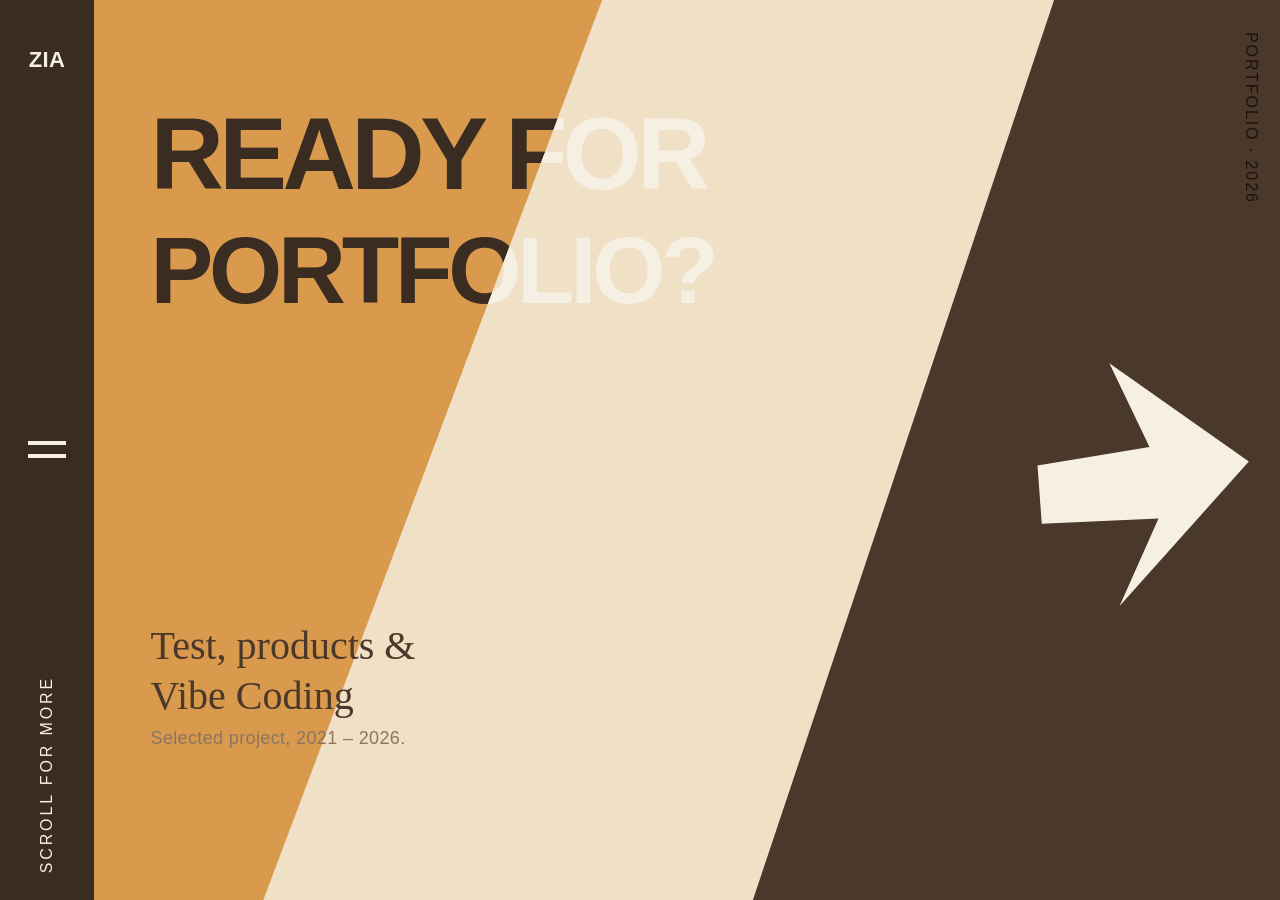
<file: index.html>
<!DOCTYPE html>
<html lang="zh-CN">
<head>
<meta charset="UTF-8" />
<meta name="viewport" content="width=device-width, initial-scale=1.0" />
<title>赵梁君 Zia · AI 产品经理作品集</title>
<style>
/* ============================================================
   首页 V3 · Editorial
   原型：E:/Mini Program/docs/portfolio-v3.svg  (680 × 400)
   交互：monument.tv 三层 clip-path 一挤一拉 + 跟随鼠标的自定义光标
   本页自包含（不引用 site.css / site.js），避免污染其他三页
   ============================================================ */
:root{
  --paper:#F6EFE3;   /* 底 */
  --amber:#D99A4E;   /* 左 */
  --cream:#EFE0C6;   /* 中间窗口（纯色，不放图 / 视频） */
  --cocoa:#4A382A;   /* 右 */
  --rail:#3A2C20;    /* 左侧竖栏 */
  --ink:#4A382A;
  --quiet:#8A7563;
  /* 四个斜切顶点：来自 SVG 的 320 / 560 / 140 / 400 */
  --l-top:47.06%; --l-bot:20.59%; --r-top:82.35%; --r-bot:58.82%;
  --sans:-apple-system,BlinkMacSystemFont,"Segoe UI","PingFang SC","Microsoft YaHei",Arial,sans-serif;
  --serif:Georgia,"Times New Roman","Songti SC",serif;
}
*,*::before,*::after{box-sizing:border-box;margin:0;padding:0;}
html,body{height:100%;}
body{
  background:var(--paper);color:var(--ink);
  font-family:var(--sans);-webkit-font-smoothing:antialiased;
  overflow:hidden;
}
a{text-decoration:none;color:inherit;}

.hero{position:relative;width:100%;height:100vh;height:100svh;overflow:hidden;isolation:isolate;}

/* ---------- 三层斜切色块 ----------
   同一份标题在三层各渲染一遍，靠 clip-path 裁切 → 标题跨色块自动变色。
   中间层只露纯色，没有图片 / 视频。 */
.layer{position:absolute;inset:0;pointer-events:none;}
.layer--left{
  background:var(--amber);color:#3A2C20;
  clip-path:polygon(0 0,var(--l-top) 0,var(--l-bot) 100%,0 100%);
}
.layer--mid{
  background:var(--cream);color:#F6EFE3;
  clip-path:polygon(var(--l-top) 0,var(--r-top) 0,var(--r-bot) 100%,var(--l-bot) 100%);
}
.layer--right{
  background:var(--cocoa);color:#F6EFE3;
  clip-path:polygon(var(--r-top) 0,100% 0,100% 100%,var(--r-bot) 100%);
}

/* 标题：三层完全同构，lines 的位置 / 字体必须一模一样才能对齐。
   两行用正常文档流排，间距跟着字号走，窄屏不会被百分比拉散 */
.headline{position:absolute;inset:0;color:inherit;}
.headline .lines{position:absolute;left:11.76%;top:11.5%;}
.headline .l1,.headline .l2{
  white-space:nowrap;line-height:1;font-weight:900;letter-spacing:-.045em;
}
.headline .l1{font-size:clamp(28px,min(7.94vw,13.5vh),124px);}
.headline .l2{margin-top:.2em;font-size:clamp(26px,min(7.35vw,12.5vh),114px);}

/* 可选：切到 data-title-mode="flat" 就 100% 静态复刻 SVG 的 tspan 手工分色，
   代价是中间窗口形变时不会带标题变色（默认 layered 不用这个） */
.headline--flat{display:none;color:var(--ink);}
body[data-title-mode="flat"] .layer .headline{display:none;}
body[data-title-mode="flat"] .headline--flat{display:block;}

/* ---------- 顶层固定装饰（不参与形变） ---------- */
.overlay{position:absolute;inset:0;z-index:10;pointer-events:none;}

/* 左侧竖栏：SVG 的 50px 宽，等比缩放 */
.rail{
  position:absolute;left:0;top:0;bottom:0;
  width:clamp(40px,min(7.35vw,12.5vh),112px);
  background:var(--rail);color:var(--paper);
}
.rail .z{
  position:absolute;top:5.2%;left:0;right:0;text-align:center;
  font-weight:900;letter-spacing:.02em;
  font-size:clamp(11px,min(2.2vw,3.75vh),22px);
}
.rail .bars{position:absolute;top:49%;left:30%;width:40%;}
.rail .bars i{display:block;background:var(--paper);height:clamp(2px,.75vh,4px);margin-bottom:clamp(3px,1.6vh,9px);}
.rail .scroll{
  position:absolute;left:50%;bottom:3%;white-space:nowrap;
  writing-mode:vertical-rl;transform:translateX(-50%) rotate(180deg);
  font-size:clamp(8px,min(1.6vw,2.75vh),16px);letter-spacing:.18em;
}

/* 左下副文案 */
.desc{
  position:absolute;left:11.76%;top:69%;
  font-family:var(--serif);color:var(--ink);line-height:1.25;
  font-size:clamp(13px,min(3.53vw,6vh),40px);
}
.desc .sub{
  margin-top:2.4%;font-family:var(--sans);color:var(--quiet);
  font-size:clamp(9px,min(1.76vw,3vh),18px);letter-spacing:.02em;
}

/* 右侧后掠翼片箭头：用 SVG 铺满全屏，坐标与原型完全一致。
   第二个入口：整块箭头区域可点，hover 只有右移放大（按用户要求去掉椭圆发光） */
.wing{position:absolute;inset:0;width:100%;height:100%;pointer-events:none;}
.wing-link{pointer-events:auto;cursor:pointer;}
.hero.is-inside .wing-link{cursor:pointer;}
.wing-hit{fill:transparent;pointer-events:all;}
.wing-shape{
  transform-box:fill-box;transform-origin:center;pointer-events:none;
  transition:transform .5s cubic-bezier(.22,1,.36,1);
}
.wing-link:hover .wing-shape,
.wing-link:focus-visible .wing-shape{transform:translateX(14px) scale(1.055);}
.wing-link:focus-visible{outline:none;}
/* 右上竖排小字 */
.edge{
  position:absolute;right:1.6%;top:3.5%;writing-mode:vertical-rl;
  color:#1A120E;font-size:clamp(8px,min(1.6vw,2.75vh),16px);letter-spacing:.12em;
}

/* ---------- 跟随鼠标的光标（替代原型中央的 VIEW 圆） ---------- */
.cursor{
  position:fixed;left:0;top:0;z-index:30;
  pointer-events:none;opacity:0;transition:opacity .22s ease;
  transform:translate3d(-300px,-300px,0);
}
.hero.is-inside .cursor{opacity:1;}
.cursor .disc{
  width:clamp(58px,6vw,78px);height:clamp(58px,6vw,78px);border-radius:50%;
  background:var(--cocoa);color:var(--paper);
  display:flex;flex-direction:column;align-items:center;justify-content:center;gap:1px;
  box-shadow:0 10px 30px rgba(40,28,18,.30);
  transition:transform .25s cubic-bezier(.22,1,.36,1),background .25s ease;
}
.hero.is-inside .cursor .disc{transform:scale(1.04);}
.cursor .arrow{font-size:clamp(17px,1.9vw,24px);line-height:1;font-weight:700;}
.cursor .label{font-size:clamp(7px,.72vw,9px);letter-spacing:.24em;line-height:1.3;}
.cursor:focus-visible{opacity:1;outline:2px solid var(--ink);outline-offset:6px;border-radius:50%;}
.hero.is-inside,.hero.is-inside *{cursor:none;}

.sr-only{position:absolute;width:1px;height:1px;padding:0;margin:-1px;overflow:hidden;clip:rect(0,0,0,0);white-space:nowrap;border:0;}

/* ---------- 触屏 / 窄屏降级：不跑鼠标交互，光标回到原型中央位置静态可点 ---------- */
@media (hover:none),(max-width:760px){
  .cursor{
    position:absolute;left:40%;top:65%;opacity:1;pointer-events:auto;
    transform:translate(-50%,-50%)!important;
  }
  .cursor:active .disc{transform:scale(.92);}
  .hero,.hero.is-inside,.hero.is-inside *{cursor:auto;}
  .headline .lines{top:14%;}
  .desc{top:70%;}
  .rail .scroll{display:none;}
}
/* 窄屏单独一套斜切顶点：500×900 下若沿用 1.7:1 的百分比，中间窗口会被拉成细竖条 */
@media (max-width:760px){
  .layer--left {clip-path:polygon(0 0,32% 0,0 100%,0 100%);}
  .layer--mid  {clip-path:polygon(32% 0,74% 0,42% 100%,0 100%);}
  .layer--right{clip-path:polygon(74% 0,100% 0,100% 100%,42% 100%);}
  .headline .l1{font-size:clamp(30px,10.4vw,68px);}
  .headline .l2{font-size:clamp(28px,9.6vw,62px);}
  .desc{font-size:clamp(15px,4.5vw,26px);}
  .desc .sub{font-size:clamp(9px,2.4vw,14px);}
}
@media (prefers-reduced-motion:reduce){
  .cursor,.cursor .disc{transition:none;}
}
</style>
</head>
<body data-page="home" data-title-mode="layered">

<main class="hero" id="hero">
  <!-- 三层同构：只放标题，颜色由所在层决定 -->
  <div class="layer layer--left">
    <div class="headline" aria-hidden="true"><div class="lines"><div class="l1">READY FOR</div><div class="l2">PORTFOLIO?</div></div></div>
  </div>
  <div class="layer layer--mid">
    <div class="headline" aria-hidden="true"><div class="lines"><div class="l1">READY FOR</div><div class="l2">PORTFOLIO?</div></div></div>
  </div>
  <div class="layer layer--right">
    <div class="headline" aria-hidden="true"><div class="lines"><div class="l1">READY FOR</div><div class="l2">PORTFOLIO?</div></div></div>
  </div>

  <div class="overlay">
    <!-- 左侧竖栏 -->
    <div class="rail">
      <div class="z">ZIA</div>
      <div class="bars"><i></i><i></i></div>
      <div class="scroll">SCROLL FOR MORE</div>
    </div>

    <!-- 平铺模式标题（默认隐藏，见 data-title-mode） -->
    <div class="headline headline--flat" aria-hidden="true">
      <div class="lines">
        <div class="l1"><span style="color:#4A382A">READY</span><span style="color:#F6EFE3"> FOR</span></div>
        <div class="l2"><span style="color:#F6EFE3">PORTFOLIO</span><span style="color:#1A120E">?</span></div>
      </div>
    </div>

    <div class="desc">
      <div>Test, products &amp;</div>
      <div>Vibe Coding</div>
      <div class="sub">Selected project, 2021 – 2026.</div>
    </div>

    <svg class="wing" viewBox="0 0 680 400" preserveAspectRatio="none">
      <a class="wing-link" href="works.html" aria-label="进入项目作品页">
        <rect class="wing-hit" x="538" y="148" width="136" height="134" />
        <g class="wing-shape">
          <polygon points="552,202 612,199 594,160 664,210 590,268 614,231 552,228"
                   fill="#F6EFE3" transform="rotate(-5 608 214)" />
        </g>
      </a>
    </svg>
    <div class="edge">PORTFOLIO · 2026</div>
  </div>

  <h1 class="sr-only">READY FOR PORTFOLIO? 赵梁君 Zia 的作品集</h1>

  <!-- 只在中间窗口内出现并跟随，点中间区域跳作品页 -->
  <a class="cursor" id="cursor" href="works.html" aria-label="进入项目作品页">
    <span class="disc"><span class="arrow">→</span><span class="label">VIEW</span></span>
  </a>
</main>

<script>
(function(){
  const hero   = document.getElementById("hero");
  const cursor = document.getElementById("cursor");
  const BASE   = { lt:47.06, lb:20.59, rt:82.35, rb:58.82 }; // SVG 的四个切点（%）
  const AMP    = 6.5;   // 每侧位移幅度（百分点），左右一挤一拉 → 窗口宽度变化约 ±13%
  const mqStatic = matchMedia("(hover: none), (max-width: 760px)");
  const mqReduce = matchMedia("(prefers-reduced-motion: reduce)");

  /* 把当前形变值写进 CSS 变量，三层 clip-path 同时更新 */
  function paint(px){
    hero.style.setProperty("--l-top", (BASE.lt + px*AMP).toFixed(2) + "%");
    hero.style.setProperty("--l-bot", (BASE.lb + px*AMP).toFixed(2) + "%");
    hero.style.setProperty("--r-top", (BASE.rt - px*AMP).toFixed(2) + "%");
    hero.style.setProperty("--r-bot", (BASE.rb - px*AMP).toFixed(2) + "%");
  }
  /* 某一高度上，中间梯形的左右边界（比例 0~1） */
  function bounds(ny, px){
    const lt = BASE.lt + px*AMP, lb = BASE.lb + px*AMP;
    const rt = BASE.rt - px*AMP, rb = BASE.rb - px*AMP;
    return { l:(lt + (lb-lt)*ny)/100, r:(rt + (rb-rt)*ny)/100 };
  }
  const norm = e => {
    const r = hero.getBoundingClientRect();
    return { nx:(e.clientX-r.left)/r.width, ny:(e.clientY-r.top)/r.height };
  };
  /* 触发范围用「基准边界」判定，不用形变后的边界，
     否则窗口一动鼠标就会反复进出、光标闪烁 */
  const inMid = (nx, ny) => {
    const b = bounds(ny, 0);
    return nx >= b.l && nx <= b.r;
  };

  let target = 0, cur = 0;
  let mx = innerWidth/2, my = innerHeight/2, cx = mx, cy = my;

  hero.addEventListener("pointermove", e => {
    if(mqStatic.matches) return;
    const { nx, ny } = norm(e);
    mx = e.clientX; my = e.clientY;
    const inside = inMid(nx, ny);
    if(inside){
      const b = bounds(ny, 0);
      const t = (nx - (b.l+b.r)/2) / ((b.r-b.l)/2);   // 左边缘 -1 → 右边缘 +1
      target = Math.max(-1, Math.min(1, t));
    } else {
      target = 0;                                       // 离开中间区域 → 回到原型形态
    }
    hero.classList.toggle("is-inside", inside);
  });
  hero.addEventListener("pointerleave", () => { target = 0; hero.classList.remove("is-inside"); });

  /* 点击中间窗口任意位置都进作品页（光标 pointer-events:none，交给 hero 统一判断） */
  hero.addEventListener("click", e => {
    if(mqStatic.matches) return;
    const { nx, ny } = norm(e);
    if(inMid(nx, ny)) window.location.href = "works.html";
  });

  function frame(){
    const k = mqReduce.matches ? 1 : 0.12;             // 形状缓动
    cur += (target - cur) * k;
    if(Math.abs(target - cur) < 0.0005) cur = target;
    paint(cur);
    if(!mqStatic.matches){
      const ck = mqReduce.matches ? 1 : 0.34;          // 光标跟手但带一点重量
      cx += (mx - cx) * ck; cy += (my - cy) * ck;
      cursor.style.transform =
        "translate3d(" + cx.toFixed(1) + "px," + cy.toFixed(1) + "px,0) translate(-50%,-50%)";
    }
    requestAnimationFrame(frame);
  }

  paint(0);
  if(mqReduce.matches){
    /* 减少动效：仍然响应，但只在 pointermove 里直接绘制，不跑常驻 rAF */
    hero.addEventListener("pointermove", e => {
      cur = target; paint(cur);
      cursor.style.transform =
        "translate3d(" + e.clientX + "px," + e.clientY + "px,0) translate(-50%,-50%)";
    });
  } else {
    frame();
  }
})();
</script>
</body>
</html>
</file>
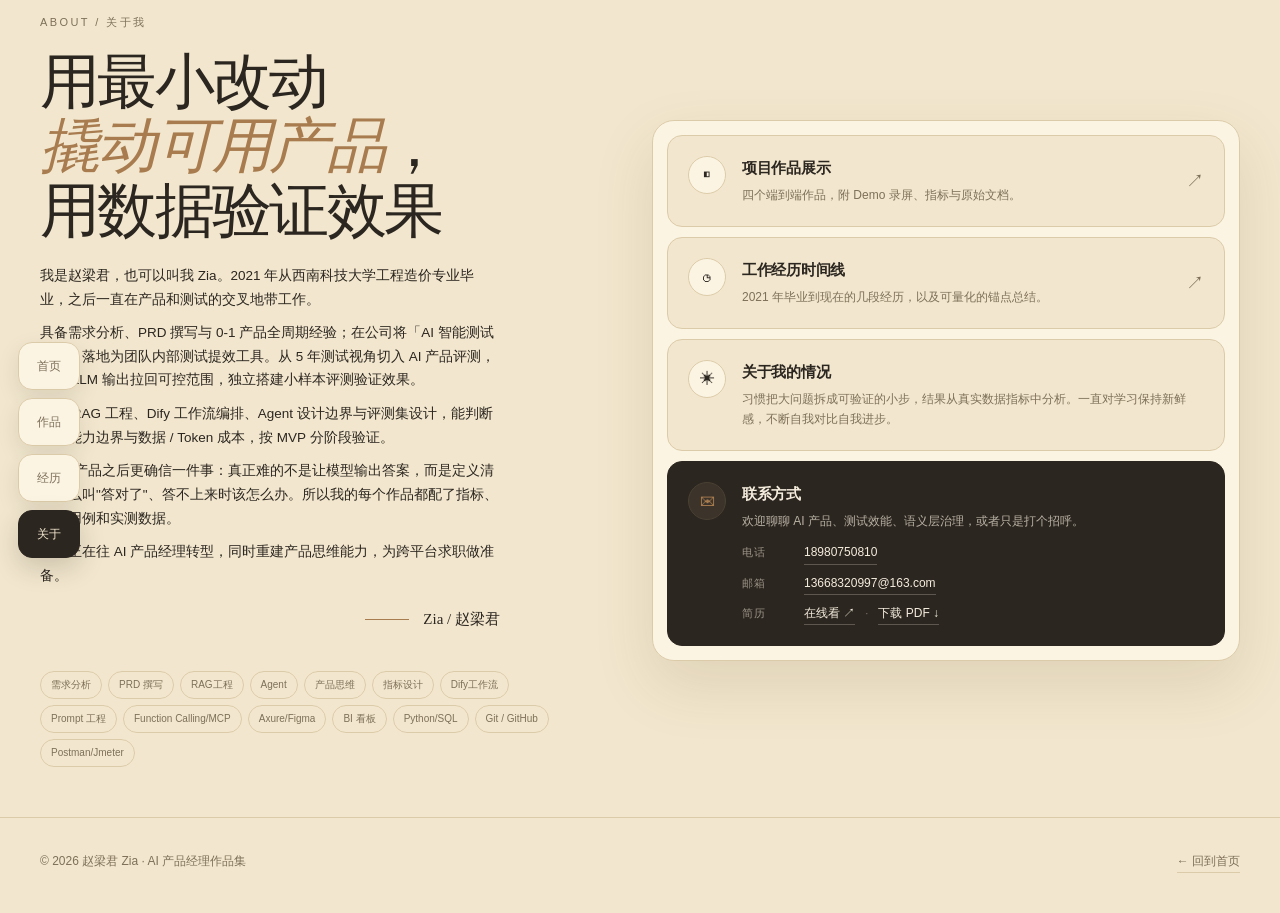
<file: about.html>
<!DOCTYPE html>
<html lang="zh-CN">
<head>
<meta charset="UTF-8" />
<meta name="viewport" content="width=device-width, initial-scale=1.0" />
<title>关于我 · 赵梁君 Zia</title>
<link rel="stylesheet" href="assets/site.css" />
<style>
  .wrap{max-width:1320px;margin:0 auto;padding:0 40px;}
  .grid{display:grid;grid-template-columns:0.95fr 1.05fr;gap:80px;align-items:center;min-height:calc(100vh - 150px);padding:14px 0 50px;}

  /* 左：标题 + 介绍。本轮文案变长，字号与间距略收，保证一屏仍放得下 */
  .left .eyebrow{margin-bottom:18px;}
  .left h1{
    font-family:Georgia,"Songti SC","Times New Roman",serif;
    font-size:clamp(36px,4.7vw,60px);font-weight:400;letter-spacing:-.045em;line-height:1.08;
  }
  .left h1 em{font-style:italic;color:var(--accent);}
  .left .lead{margin-top:20px;font-size:13.5px;line-height:1.75;max-width:460px;}
  .left .lead + .lead{margin-top:10px;}
  .left .sig{
    margin-top:20px;display:flex;align-items:center;justify-content:flex-end;gap:14px;
    max-width:460px;
    font-family:Georgia,"Songti SC",serif;font-size:15px;
  }
  .left .sig .line{width:44px;height:1px;background:var(--accent);}
  .left .mini{margin-top:40px;display:flex;flex-wrap:wrap;gap:6px;}
  .left .mini span{font-size:10px;padding:5px 10px;border:1px solid var(--line);border-radius:999px;color:var(--muted);}

  /* 右：立体堆叠四宫格 */
  .stack{perspective:1100px;}
  .stack-inner{
    border:1px solid var(--line);border-radius:22px;background:var(--card);
    padding:14px;box-shadow:0 24px 60px rgba(90,66,32,.13);
    transform-style:preserve-3d;
  }
  .cell{
    position:relative;display:flex;gap:16px;align-items:flex-start;
    padding:20px 20px;border-radius:15px;border:1px solid var(--line);
    background:var(--bg);margin-bottom:10px;
    transition:transform .35s cubic-bezier(.22,1,.36,1),box-shadow .35s ease,border-color .3s;
    transform-style:preserve-3d;
  }
  .cell:last-child{margin-bottom:0;}
  .cell:hover{
    transform:translateZ(26px) translateX(-4px) rotateX(1.5deg);
    box-shadow:-10px 18px 32px rgba(90,66,32,.18);border-color:var(--accent);
  }
  .cell .ic{
    flex:none;width:38px;height:38px;border-radius:50%;border:1px solid var(--line);
    display:grid;place-items:center;font-size:15px;background:var(--card);
    transition:.3s;
  }
  .cell:hover .ic{background:var(--accent);border-color:var(--accent);color:#fff;}
  .cell .tx{flex:1;min-width:0;}
  .cell h3{font-size:15px;font-weight:600;letter-spacing:-.02em;}
  .cell p{font-size:12px;color:var(--muted);line-height:1.65;margin-top:6px;}
  .cell .arw{
    flex:none;align-self:center;font-size:18px;color:var(--muted);transition:transform .3s,color .3s;
  }
  .cell:hover .arw{transform:translateX(4px);color:var(--accent);}

  /* 可点击的两张 */
  a.cell{color:inherit;cursor:pointer;}

  /* 第四张反白高亮（参考图的深色卡） */
  .cell.dark{background:#2C2620;border-color:#2C2620;color:#F4ECDD;}
  .cell.dark .ic{background:#3C342A;border-color:#4A4034;color:var(--accent);}
  .cell.dark:hover .ic{background:var(--accent);color:#2C2620;}
  .cell.dark p{color:rgba(244,236,221,.7);}
  .cell.dark h3{color:#F4ECDD;}
  .cell.dark .arw{color:rgba(244,236,221,.6);}
  .contact-lines{margin-top:12px;display:flex;flex-direction:column;gap:9px;}
  .contact-lines .row{display:flex;align-items:baseline;gap:10px;font-size:12px;flex-wrap:wrap;}
  .contact-lines .k{width:52px;flex:none;color:rgba(244,236,221,.55);font-size:11px;letter-spacing:.08em;}
  .contact-lines a,.contact-lines span.v{
    color:#F4ECDD;font-size:12px;word-break:break-all;border-bottom:1px solid rgba(244,236,221,.25);
    padding-bottom:1px;transition:.2s;
  }
  .contact-lines a:hover{border-color:var(--accent);color:var(--accent);}
  .contact-lines .resume-split{color:rgba(244,236,221,.4);font-size:11px;}
  .is-pending{color:var(--accent)!important;border-bottom:1px dashed var(--accent)!important;}

  @media(max-width:900px){
    .grid{grid-template-columns:1fr;gap:46px;padding-top:14px;min-height:0;}
    .left h1{font-size:46px;}
    .left .sig{justify-content:flex-start;max-width:none;}
    .left .mini{margin-top:22px;}
  }
  @media(max-width:700px){
    .wrap{padding:0 20px;}
    .left h1{font-size:38px;}
    .cell{padding:16px;gap:12px;}
    .cell .ic{width:32px;height:32px;font-size:13px;}
    .cell h3{font-size:14px;}
  }
</style>
</head>
<body data-page="about">

<nav class="nav" id="nav"></nav>

<div class="wrap">
  <div class="grid">
    <div class="left reveal">
      <div class="eyebrow">About / 关于我</div>
      <h1>用最小改动<br/><em>撬动可用产品</em>，<br/>用数据验证效果</h1>
      <p class="lead">我是赵梁君，也可以叫我 Zia。2021 年从西南科技大学工程造价专业毕业，之后一直在产品和测试的交叉地带工作。</p>
      <p class="lead">具备需求分析、PRD 撰写与 0-1 产品全周期经验；在公司将「AI 智能测试平台」落地为团队内部测试提效工具。从 5 年测试视角切入 AI 产品评测，能把 LLM 输出拉回可控范围，独立搭建小样本评测验证效果。</p>
      <p class="lead">熟悉 RAG 工程、Dify 工作流编排、Agent 设计边界与评测集设计，能判断模型能力边界与数据 / Token 成本，按 MVP 分阶段验证。</p>
      <p class="lead">做 AI 产品之后更确信一件事：真正难的不是让模型输出答案，而是定义清楚什么叫"答对了"、答不上来时该怎么办。所以我的每个作品都配了指标、测试用例和实测数据。</p>
      <p class="lead">现在正在往 AI 产品经理转型，同时重建产品思维能力，为跨平台求职做准备。</p>
      <div class="sig"><span class="line"></span>Zia / 赵梁君</div>
      <div class="mini">
        <span>需求分析</span><span>PRD 撰写</span><span>RAG工程</span><span>Agent</span><span>产品思维</span><span>指标设计</span><span>Dify工作流</span><span>Prompt 工程</span><span>Function Calling/MCP</span><span>Axure/Figma</span><span>BI 看板</span><span>Python/SQL</span><span>Git / GitHub</span><span>Postman/Jmeter</span>
      </div>
    </div>

    <div class="stack reveal">
      <div class="stack-inner">

        <a class="cell" href="works.html">
          <span class="ic">◧</span>
          <span class="tx">
            <h3>项目作品展示</h3>
            <p>四个端到端作品，附 Demo 录屏、指标与原始文档。</p>
          </span>
          <span class="arw">↗</span>
        </a>

        <a class="cell" href="timeline.html">
          <span class="ic">◷</span>
          <span class="tx">
            <h3>工作经历时间线</h3>
            <p>2021 年毕业到现在的几段经历，以及可量化的锚点总结。</p>
          </span>
          <span class="arw">↗</span>
        </a>

        <div class="cell">
          <span class="ic">✳</span>
          <span class="tx">
            <h3>关于我的情况</h3>
            <p>习惯把大问题拆成可验证的小步，结果从真实数据指标中分析。一直对学习保持新鲜感，不断自我对比自我进步。</p>
          </span>
        </div>

        <div class="cell dark">
          <span class="ic">✉</span>
          <span class="tx">
            <h3>联系方式</h3>
            <p>欢迎聊聊 AI 产品、测试效能、语义层治理，或者只是打个招呼。</p>
            <div class="contact-lines">
              <div class="row"><span class="k">电话</span><a data-contact="phone" href="#">…</a></div>
              <div class="row"><span class="k">邮箱</span><a data-contact="email" href="#">…</a></div>
              <div class="row"><span class="k">简历</span><a data-contact="resume" href="#" target="_blank" rel="noopener">…</a><span class="resume-split">·</span><a data-contact="resumeDl" href="#" download>…</a></div>
            </div>
          </span>
        </div>

      </div>
    </div>
  </div>
</div>

<footer class="page-foot">
  <span>© 2026 赵梁君 Zia · AI 产品经理作品集</span>
  <a href="index.html">← 回到首页</a>
</footer>

<script src="assets/site.js"></script>
<script>mountNav("about");</script>
</body>
</html>
</file>
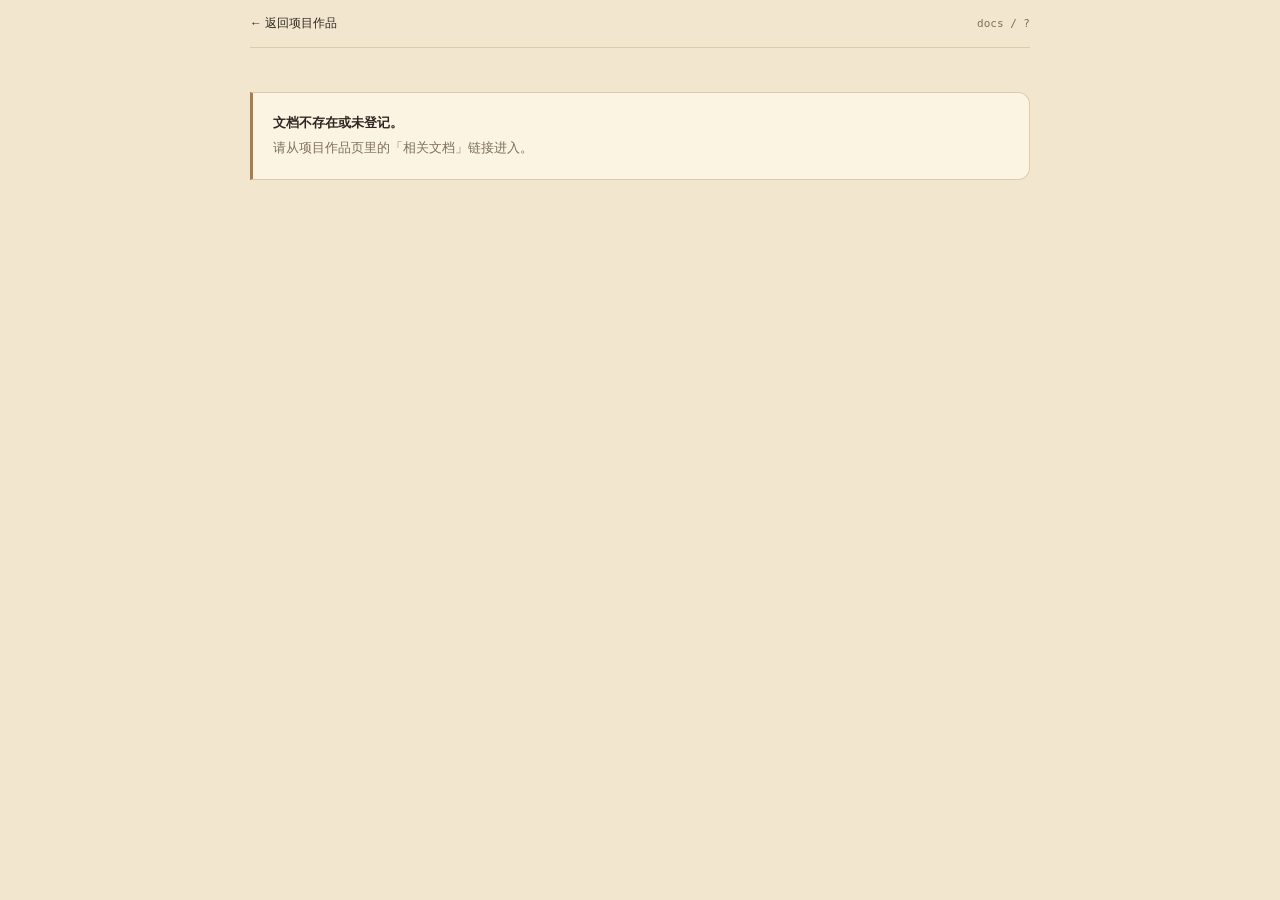
<file: doc.html>
<!DOCTYPE html>
<html lang="zh-CN">
<head>
<meta charset="UTF-8" />
<meta name="viewport" content="width=device-width, initial-scale=1.0" />
<title>文档 · 赵梁君 Zia</title>
<link rel="stylesheet" href="assets/site.css" />
<style>
  .wrap{max-width:860px;margin:0 auto;padding:0 40px;}
  .bar{
    position:sticky;top:0;z-index:20;display:flex;align-items:center;justify-content:space-between;gap:14px;
    padding:14px 0;background:var(--bg);border-bottom:1px solid var(--line);
    font-size:12px;color:var(--muted);
  }
  .bar a{color:var(--fg);}
  .bar a:hover{color:var(--accent);}
  .bar .path{font-family:ui-monospace,Consolas,monospace;font-size:11px;}
  .doc{padding:44px 0 90px;}
  .doc h1{font-size:clamp(28px,4vw,42px);font-weight:500;letter-spacing:-.04em;line-height:1.2;margin-bottom:10px;}
  .doc .meta{font-size:11.5px;color:var(--muted);letter-spacing:.06em;padding-bottom:24px;border-bottom:1px solid var(--line);margin-bottom:28px;}
  .doc h2{font-size:22px;font-weight:600;letter-spacing:-.025em;margin:34px 0 12px;}
  .doc h3{font-size:17px;font-weight:600;margin:26px 0 9px;color:var(--accent);}
  .doc h4{font-size:14px;font-weight:600;margin:20px 0 7px;}
  .doc p{margin:10px 0;font-size:14px;line-height:1.85;}
  .doc ul,.doc ol{margin:10px 0 16px 22px;}
  .doc li{margin:5px 0;font-size:14px;line-height:1.8;}
  .doc strong{font-weight:600;color:var(--fg);}
  .doc code{
    font-family:ui-monospace,Consolas,monospace;font-size:12.5px;
    background:var(--surface);border:1px solid var(--line);border-radius:5px;padding:2px 6px;
  }
  .doc pre{background:var(--card);border:1px solid var(--line);border-radius:12px;padding:16px;overflow-x:auto;margin:16px 0;}
  .doc pre code{background:none;border:none;padding:0;font-size:12px;line-height:1.7;}
  .doc blockquote{
    border-left:3px solid var(--accent);background:var(--card);
    padding:12px 18px;margin:16px 0;border-radius:0 10px 10px 0;color:var(--muted);font-size:13.5px;
  }
  .doc hr{border:none;border-top:1px solid var(--line);margin:30px 0;}
  .doc table{border-collapse:collapse;width:100%;margin:16px 0;font-size:13px;display:block;overflow-x:auto;}
  .doc th,.doc td{border:1px solid var(--line);padding:9px 12px;text-align:left;}
  .doc th{background:var(--surface);font-weight:600;}
  .doc a{color:var(--accent);text-decoration:underline;text-underline-offset:3px;}
  .hint{
    background:var(--card);border:1px solid var(--line);border-left:3px solid var(--accent);
    border-radius:0 12px 12px 0;padding:18px 20px;font-size:13px;line-height:1.9;color:var(--muted);
  }
  .hint b{color:var(--fg);}
  /* 被作品页 iframe 嵌入时：隐藏自带顶栏，由外层面板统一给标题与操作 */
  body.embed .bar{display:none;}
  body.embed .doc{padding-top:26px;}
  @media(max-width:700px){.wrap{padding:0 20px;}}
</style>
</head>
<body data-page="about">

<div class="wrap">
  <div class="bar">
    <a href="works.html">← 返回项目作品</a>
    <span class="path" id="path">docs / …</span>
  </div>
  <div class="doc" id="doc"><div class="hint">正在读取文档…</div></div>
</div>

<script>
  const TITLES = {
    "project-a-prd.md":"A · TikTok 跨境运营课程答疑助手 PRD",
    "project-a-metrics.md":"A · 指标表与测试用例（20 条）",
    "project-b-prd.md":"B · 华夏基金养老自助问数助手 PRD",
    "project-b-design.md":"B · WrenAI 方案设计",
    "project-b-semantic-layer.md":"B · 语义层 MDL 与指标口径",
    "project-b-test-questions.md":"B · 指标测试问题清单（20 题）",
    "project-c-github.md":"C · 项目 GitHub 推送复盘",
    "project-a-prompt.md":"A · 闲聊 / 兜底节点 Prompt 设计",
    "project-b-onepager.md":"B · 项目讲解一页纸（面试速览）",
    "project-a-storyboard.md":"A · A/B Demo 分镜表",
    "project-a-test-runbook.md":"A · 批量测试操作清单",
    "project-c-github-guide.md":"C · 项目 GitHub 推送指南",
    "extra-ecommerce-prd.md":"附 · 电商助手 PRD（早期项目）",
    "extra-ecommerce-metrics.md":"附 · 电商助手指标表与用例（早期项目）",
    "extra-docs-home-draft.md":"附 · 在线文档首页内容草稿",
    "轻减日记PRD需求说明.md":"D · 轻减日记 PRD 需求说明",
    "需求测试用例.md":"D · 需求 → 测试用例映射与覆盖检查",
    "指标体系与埋点设计.md":"D · 指标体系与埋点设计",
    "Case-study.md":"D · 轻减日记项目复盘（一页纸）"
  };
  const qs = new URLSearchParams(location.search);
  const f = qs.get("f") || "";
  if(qs.get("embed") === "1") document.body.classList.add("embed");
  const doc = document.getElementById("doc");
  document.getElementById("path").textContent = "docs / " + (f || "?");

  const esc = s => s.replace(/&/g,"&amp;").replace(/</g,"&lt;").replace(/>/g,"&gt;");
  const inline = s => s
    .replace(/`([^`]+)`/g,"<code>$1</code>")
    .replace(/\*\*([^*]+)\*\*/g,"<strong>$1</strong>")
    .replace(/\[([^\]]+)\]\(([^)]+)\)/g,'<a href="$2" target="_blank" rel="noopener">$1</a>');

  function render(md){
    const L = md.replace(/\r/g,"").split("\n");
    let out="", inCode=false, buf=[], list=null;
    const closeList=()=>{ if(list){out+="</"+list+">";list=null;} };
    const flush=()=>{ if(buf.length){out+="<pre><code>"+esc(buf.join("\n"))+"</code></pre>";buf=[];} };
    for(let i=0;i<L.length;i++){
      const raw=L[i];
      if(/^```/.test(raw.trim())){ closeList(); if(inCode){flush();inCode=false;}else inCode=true; continue; }
      if(inCode){buf.push(raw);continue;}
      const t=raw.trim();
      if(!t){closeList();continue;}
      if(/^---+$/.test(t)){closeList();out+="<hr/>";continue;}
      if(/^\|/.test(t) && i+1<L.length && /^\|[\s:|-]+\|/.test(L[i+1].trim())){
        closeList();
        const cells=r=>r.trim().replace(/^\|/,"").replace(/\|$/,"").split("|").map(x=>x.trim());
        out+="<table><thead><tr>"+cells(raw).map(h=>"<th>"+inline(esc(h))+"</th>").join("")+"</tr></thead><tbody>";
        i+=2;
        while(i<L.length && /^\|/.test(L[i].trim())){out+="<tr>"+cells(L[i]).map(c=>"<td>"+inline(esc(c))+"</td>").join("")+"</tr>";i++;}
        i--;out+="</tbody></table>";continue;
      }
      const h=t.match(/^(#{1,4})\s+(.*)$/);
      if(h){closeList();out+="<h"+h[1].length+">"+inline(esc(h[2]))+"</h"+h[1].length+">";continue;}
      if(/^>\s?/.test(t)){closeList();out+="<blockquote>"+inline(esc(t.replace(/^>\s?/,"")))+"</blockquote>";continue;}
      const ul=t.match(/^[-*+]\s+(.*)$/), ol=t.match(/^\d+[.)]\s+(.*)$/);
      if(ul||ol){const want=ul?"ul":"ol";if(list!==want){closeList();out+="<"+want+">";list=want;}out+="<li>"+inline(esc((ul||ol)[1]))+"</li>";continue;}
      closeList();out+="<p>"+inline(esc(t))+"</p>";
    }
    closeList();flush();return out;
  }

  function fallback(reason){
    doc.innerHTML = `<div class="hint"><b>此模式下无法直接渲染文档。</b><br/>
      双击本地文件（file://）时浏览器会拦截本地读取。<br/><br/>
      用本地服务预览即可：<code>python -m http.server 8000</code>，再访问 <code>http://localhost:8000</code>。<br/>
      或直接打开原始文件：<a href="docs/${encodeURIComponent(f)}">docs/${esc(f)}</a>
      <br/><br/><span style="opacity:.7">${esc(reason)}</span></div>`;
  }

  if(!Object.prototype.hasOwnProperty.call(TITLES,f)){
    doc.innerHTML = '<div class="hint"><b>文档不存在或未登记。</b><br/>请从项目作品页里的「相关文档」链接进入。</div>';
  }else{
    document.title = TITLES[f] + " · 赵梁君 Zia";
    fetch("docs/"+encodeURIComponent(f))
      .then(r=>{if(!r.ok)throw new Error("HTTP "+r.status);return r.text();})
      .then(md=>{doc.innerHTML='<h1>'+esc(TITLES[f])+'</h1><div class="meta">赵梁君 Zia · 作品集原始交付文档 · 未做内容改写</div>'+render(md);})
      .catch(e=>fallback(e.message));
  }
</script>
</body>
</html>
</file>
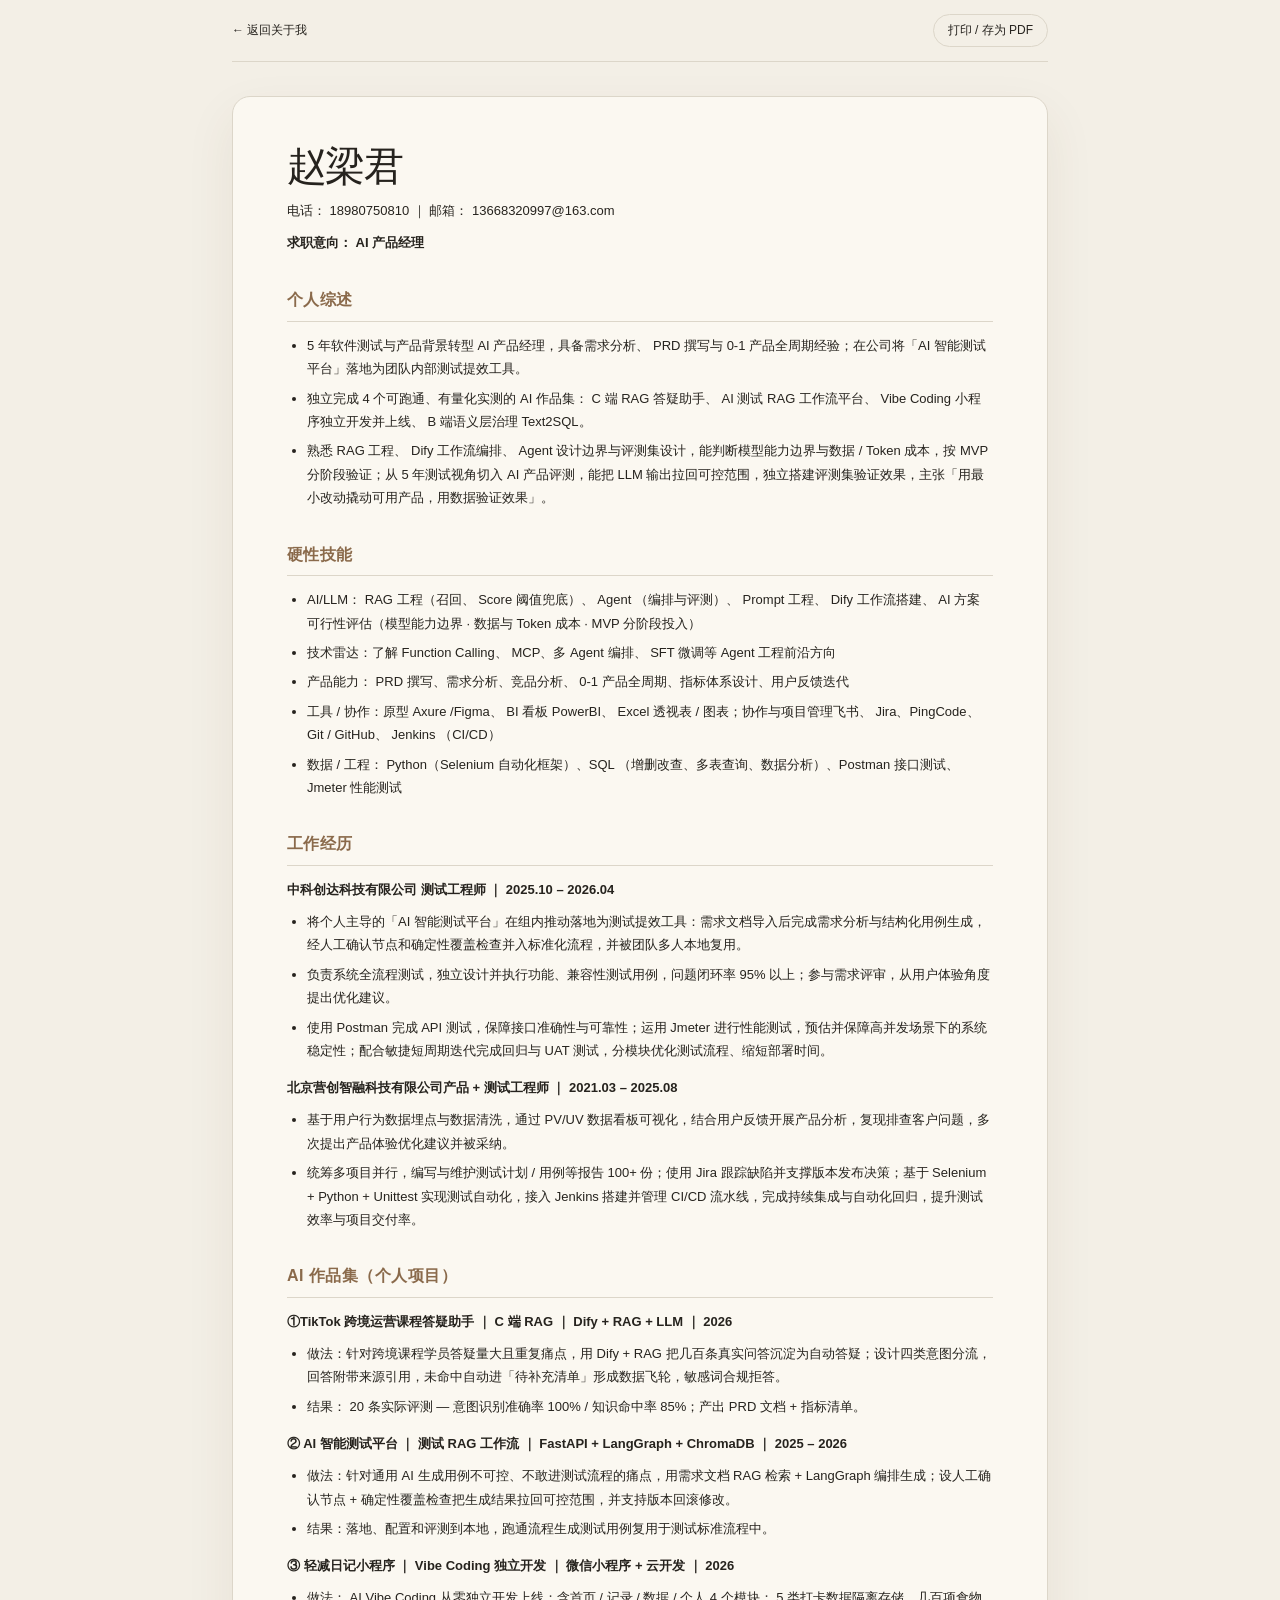
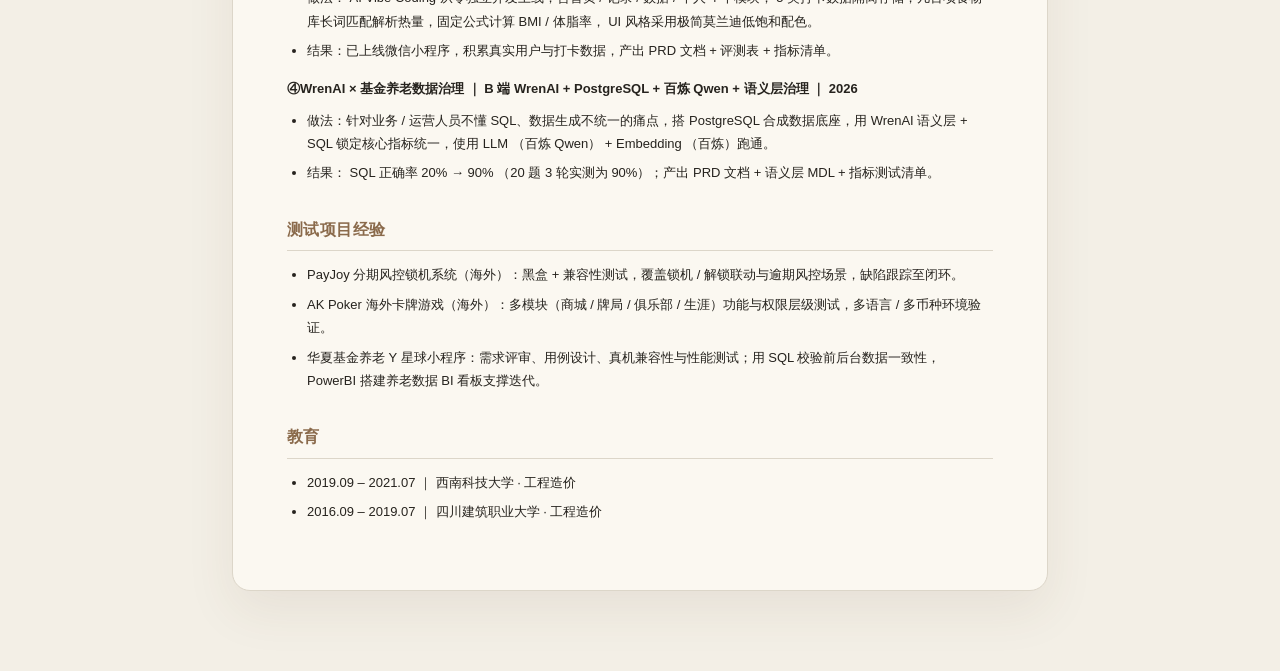
<file: resume.html>
<!DOCTYPE html>
<html lang="zh-CN">
<head>
<meta charset="UTF-8" />
<meta name="viewport" content="width=device-width, initial-scale=1.0" />
<title>简历 · 赵梁君 Zia</title>
<link rel="stylesheet" href="assets/site.css" />
<style>
  /* 独立简历页：沿用全站暖米白，不引入新配色 */
  body[data-page="resume"]{
    --bg:#F3EFE6;--fg:#26231E;--muted:#7A7367;--line:#DCD6C9;
    --accent:#8A6A4B;--surface:#E7E2D7;--card:#FBF8F1;
    background:var(--bg);color:var(--fg);
  }
  .wrap{max-width:880px;margin:0 auto;padding:0 32px;}
  .bar{
    position:sticky;top:0;z-index:20;display:flex;align-items:center;justify-content:space-between;gap:14px;
    padding:14px 0;background:var(--bg);border-bottom:1px solid var(--line);
    font-size:12px;color:var(--muted);
  }
  .bar a{color:var(--fg);}
  .bar a:hover{color:var(--accent);}
  .bar .actions{display:flex;align-items:center;gap:14px;}
  .bar button{
    font:inherit;font-size:12px;color:var(--fg);background:none;
    border:1px solid var(--line);border-radius:999px;padding:6px 14px;cursor:pointer;
    transition:border-color .2s,color .2s;
  }
  .bar button:hover{border-color:var(--accent);color:var(--accent);}
  .paper{
    margin:34px 0 80px;background:var(--card);border:1px solid var(--line);border-radius:18px;
    padding:46px 54px 52px;box-shadow:0 20px 50px rgba(90,66,32,.08);
  }
  .resume h1{
    font-family:Georgia,"Songti SC","Times New Roman",serif;
    font-size:40px;font-weight:400;letter-spacing:-.04em;line-height:1.2;margin-bottom:8px;
  }
  .resume h2{
    font-size:16px;font-weight:600;letter-spacing:.03em;color:var(--accent);
    margin:32px 0 12px;padding-bottom:8px;border-bottom:1px solid var(--line);
  }
  .resume h3{font-size:14.5px;font-weight:600;margin:22px 0 8px;line-height:1.6;}
  .resume p{margin:8px 0;font-size:13px;line-height:1.85;}
  .resume ul{margin:8px 0 14px 20px;}
  .resume li{margin:6px 0;font-size:13px;line-height:1.8;}
  .resume strong{font-weight:600;}
  .resume code{
    font-family:ui-monospace,Consolas,monospace;font-size:12px;
    background:var(--surface);border:1px solid var(--line);border-radius:5px;padding:2px 6px;
  }
  .resume a{color:var(--accent);text-decoration:underline;text-underline-offset:3px;}
  .tip{
    margin-top:28px;border:1px dashed var(--line);border-radius:12px;
    padding:13px 17px;font-size:11.5px;line-height:1.8;color:var(--muted);
  }
  @media(max-width:700px){
    .wrap{padding:0 16px;}
    .bar .actions span{display:none;}
    .paper{margin-top:18px;padding:26px 20px 32px;}
    .resume h1{font-size:32px;}
  }
  @media print{
    .bar,.tip{display:none!important;}
    .paper{border:none;box-shadow:none;margin:0;padding:0;}
    body{background:#fff;}
  }
</style>
</head>
<body data-page="resume">

<div class="wrap">
  <div class="bar">
    <a href="about.html">← 返回关于我</a>
    <div class="actions">
      <button type="button" id="printBtn">打印 / 存为 PDF</button>
    </div>
  </div>

  <div class="paper">
    <div class="resume" id="resume"><div class="tip">正在读取简历…</div></div>
  </div>
</div>

<script>
  const esc = s => s.replace(/&/g,"&amp;").replace(/</g,"&lt;").replace(/>/g,"&gt;");
  const inline = s => s
    .replace(/`([^`]+)`/g,"<code>$1</code>")
    .replace(/\*\*([^*]+)\*\*/g,"<strong>$1</strong>")
    .replace(/\[([^\]]+)\]\(([^)]+)\)/g,'<a href="$2" target="_blank" rel="noopener">$1</a>');

  /* 清理源文件里的 HTML 空格实体（&#x20; / &nbsp; 等），避免显示成字面量 */
  const clean = s => s.replace(/&#x20;/gi," ").replace(/&nbsp;/gi," ");
  function render(md){
    const L = md.replace(/\r/g,"").split("\n");
    let out = "", list = null;
    const closeList = () => { if(list){ out += "</" + list + ">"; list = null; } };
    for(const raw of L){
      const t = clean(raw.trim());
      if(!t){ closeList(); continue; }
      const h = t.match(/^(#{1,4})\s+(.*)$/);
      if(h){ closeList(); const n = h[1].length; out += "<h" + n + ">" + inline(esc(h[2])) + "</h" + n + ">"; continue; }
      const ol = t.match(/^\d+\.\s+(.*)$/);
      if(ol){ if(list !== "ol"){ closeList(); out += "<ol>"; list = "ol"; } out += "<li>" + inline(esc(ol[1])) + "</li>"; continue; }
      const ul = t.match(/^[-*+]\s+(.*)$/);
      if(ul){ if(list !== "ul"){ closeList(); out += "<ul>"; list = "ul"; } out += "<li>" + inline(esc(ul[1])) + "</li>"; continue; }
      closeList(); out += "<p>" + inline(esc(t)) + "</p>";
    }
    closeList(); return out;
  }

  fetch("docs/resume.md")
    .then(r => { if(!r.ok) throw new Error("HTTP " + r.status); return r.text(); })
    .then(md => { document.getElementById("resume").innerHTML = render(md); })
    .catch(e => {
      document.getElementById("resume").innerHTML =
        '<div class="tip"><b>简历读取失败。</b><br/>请用本地预览服务打开本页（不要双击文件）。<br/>' +
        '也可直接查看原始文件：<a href="docs/resume.md">docs/resume.md</a><br/>' + esc(e.message) + '</div>';
    });

  document.getElementById("printBtn").addEventListener("click", () => window.print());
</script>
</body>
</html>
</file>
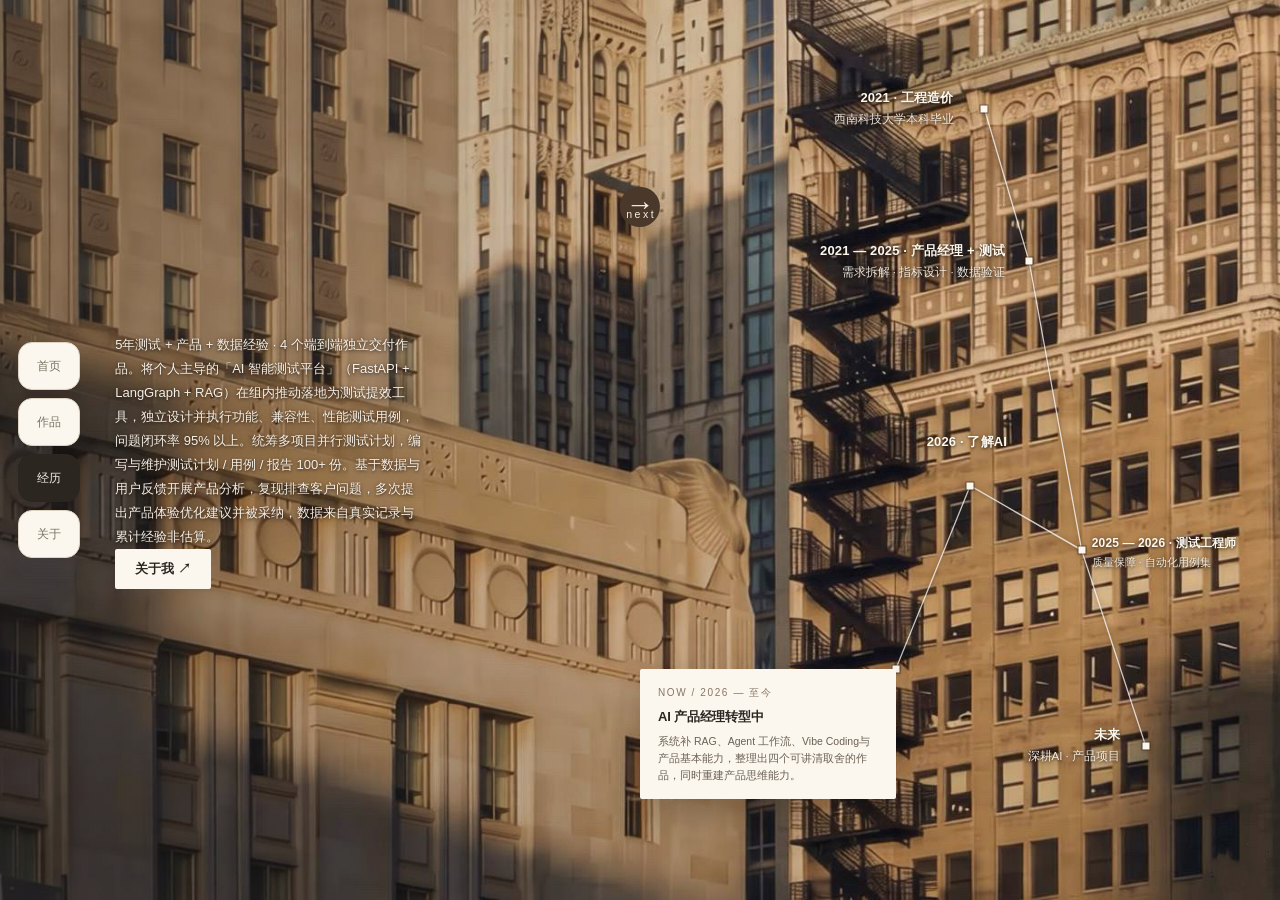
<file: timeline.html>
<!DOCTYPE html>
<html lang="zh-CN">
<head>
<meta charset="UTF-8" />
<meta name="viewport" content="width=device-width, initial-scale=1.0" />
<title>经历与量化锚点 · 赵梁君 Zia</title>
<link rel="stylesheet" href="assets/site.css" />
<style>
/* ============================================================
   经历页 · 一屏场景（参考 Artificial Societies / 建筑大图）
   背景：assets/timeline-city.jpg（用户指定 34.jpg）
   左：量化锚点的文字描述；右：折线 + 白点，挂经历时间线
   本轮：整体色调按参考图调亮偏暖黄；加入首页同款 next 跟随圆盘；
        时间线文字按「主线 4 节点 + 左分叉 2 节点」重新对位
   ============================================================ */
body[data-page="timeline"]{background:#B99B74;color:#FBF7EF;}
.scene{
  position:relative;width:100%;height:100vh;min-height:620px;
  overflow:hidden;isolation:isolate;
}
/* 参考图：暖金棕、明亮、右侧建筑有阳光。提亮 + 轻微 sepia 偏黄 */
.scene .bg{
  position:absolute;inset:0;width:100%;height:100%;object-fit:cover;
  object-position:center 52%;
  filter:saturate(.92) contrast(1.12) brightness(1.30);
  z-index:-2;
}
/* 遮罩只在左侧留一层薄暖棕保证白字可读，右侧完全放掉，露出参考图那种金色阳光 */
.scene .scrim{
  position:absolute;inset:0;z-index:-1;
  background:linear-gradient(90deg,rgba(48,36,24,.40) 0%,rgba(48,36,24,.18) 36%,rgba(48,36,24,.02) 68%,transparent 100%),
             linear-gradient(0deg,rgba(48,36,24,.10),transparent 36%);
}

/* 右侧折线：只画线，点用 HTML 方块，避免非等比视口把方块拉扁 */
.wires{position:absolute;inset:0;width:100%;height:100%;pointer-events:none;
  filter:drop-shadow(0 1px 2px rgba(38,26,14,.55));}
.wires polyline{fill:none;stroke:rgba(255,255,255,.74);stroke-width:1;}

/* 孤立装饰白点（参考图里几个没文字的方块） */
.dot{
  position:absolute;width:7px;height:7px;background:#FBF7EF;
  box-shadow:0 0 0 1px rgba(38,26,14,.45),0 1px 4px rgba(38,26,14,.4);
  transform:translate(-50%,-50%);
}

/* 左侧：大标题已按需求去掉，只留一段量化锚点说明。left 9% 避开 fixed 左侧竖排导航 */
.sub{
  position:absolute;left:9%;top:37%;max-width:24%;
  font-size:13px;line-height:1.85;color:rgba(251,247,239,.96);
}
.cta{
  /* 紧跟量化文字下方：文字 top:37%、8 行到约 58%，按钮落在 61% 留间距 */
  position:absolute;left:9%;top:61%;display:inline-flex;align-items:center;gap:8px;
  padding:10px 20px;border-radius:2px;background:#FBF7EF;color:#2B2620;
  font-size:12.5px;font-weight:600;letter-spacing:.01em;transition:opacity .2s;
}
.cta:hover{opacity:.84;}

/* 右侧节点：文字块右对齐，右缘贴住折线拐点左侧约 2% */
.tag{position:absolute;text-align:right;width:24%;color:#FBF7EF;}
.tag b{display:block;font-size:13px;font-weight:600;letter-spacing:.01em;line-height:1.5;}
.tag span{display:block;font-size:11.5px;line-height:1.65;color:rgba(251,247,239,.92);margin-top:2px;}
/* 节点右侧的文字：贴在拐点右侧，宽度收到屏幕边缘，字号略小防换行溢出 */
.tag.node-right{text-align:left;width:14.5%;}
.tag.node-right b{font-size:12px;}
.tag.node-right span{font-size:10.5px;}
/* 背景调亮后，白字统一加一层极轻阴影，保证小字仍读得清 */
.lead h1,.sub,.tag{text-shadow:0 1px 3px rgba(30,20,10,.72),0 1px 10px rgba(30,20,10,.34);}

/* 参考图那张白卡：放「现在」这一段。位置 / 样式保持不动 */
.card{
  position:absolute;left:50%;top:74.3%;width:20%;min-width:210px;
  background:#FBF7EF;color:#2B2620;padding:16px 18px 15px;border-radius:2px;
  box-shadow:0 14px 34px rgba(20,12,6,.24);
}
.card .k{font-size:10px;letter-spacing:.16em;text-transform:uppercase;color:#8A7563;}
.card h3{font-size:13px;font-weight:600;letter-spacing:-.015em;line-height:1.45;margin-top:7px;}
.card p{font-size:10.5px;line-height:1.65;color:#6B6055;margin-top:6px;}

/* ---------- 首页同款 VIEW 圆盘，整屏跟随；文案改 next ---------- */
.next-cursor{
  position:absolute;left:0;top:0;z-index:12;pointer-events:none;
  transform:translate3d(-300px,-300px,0);
}
.next-cursor .disc{
  /* 圆整体缩到原来的一半；.arrow / .label 的字号一律不动 */
  width:clamp(35px,3vw,43px);height:clamp(35px,3vw,43px);border-radius:50%;
  background:#4A382A;color:#F6EFE3;
  display:flex;flex-direction:column;align-items:center;justify-content:center;gap:0;
  box-shadow:0 12px 30px rgba(40,28,18,.30);
  transition:transform .25s cubic-bezier(.22,1,.36,1);
}
.scene.is-following .next-cursor .disc{transform:scale(1.06);}
/* 箭头与 next 一起收向圆心：原先字号撑满小圆，两个元素被顶到上下边缘，显得散 */
.next-cursor .arrow{font-size:clamp(20px,2.1vw,27px);line-height:1;font-weight:700;transform:translateY(5px);}
.next-cursor .label{font-size:clamp(8px,.78vw,10px);letter-spacing:.24em;line-height:1.3;margin-right:-.24em;transform:translateY(-5px);}
.next-cursor:focus-visible{outline:2px solid #FBF7EF;outline-offset:6px;border-radius:50%;}
.scene.is-following,.scene.is-following *{cursor:none;}

/* 左侧竖排导航在深底上保持浅卡，沿用全站样式；只把 hover 位移收掉 */
.nav.side .links a:hover{transform:none;}

@media(max-width:1000px){
  body[data-page="timeline"]{padding-top:0;}
  .scene{height:auto;min-height:100vh;padding:90px 26px 46px;display:flex;flex-direction:column;gap:0;}
  /* 窄屏文字全宽堆叠，需要稍重一点的暖棕遮罩保证白字可读 */
  .scene .scrim{background:linear-gradient(180deg,rgba(60,44,28,.52),rgba(60,44,28,.42) 62%,rgba(60,44,28,.58));}
  .wires,.dot{display:none;}
  .lead,.sub,.tag,.card{position:static;max-width:none;width:100%;text-align:left;}
  .cta{position:static;max-width:none;align-self:flex-start;}
  .lead h1{font-size:clamp(28px,6.6vw,40px);}
  .sub{margin-top:30px;font-size:12.5px;}
  .tag{margin-top:22px;padding-left:16px;border-left:1px solid rgba(255,255,255,.55);}
  .tag b{font-size:13.5px;}
  .card{margin-top:26px;min-width:0;padding:16px;}
  .cta{margin-top:26px;align-self:flex-start;}
  /* 静态圆盘：不跟随，排在内容末尾 */
  .next-cursor{
    position:static;transform:none!important;pointer-events:auto;
    align-self:flex-start;margin-top:26px;
  }
  .next-cursor .disc{width:39px;height:39px;transform:none;}
  .scene.is-following .next-cursor .disc{transform:none;}
  .scene.is-following,.scene.is-following *{cursor:auto;}
}
@media(max-width:700px){
  .scene{padding:82px 20px 40px;}
}
@media(prefers-reduced-motion:reduce){
  .next-cursor .disc{transition:none;}
}
</style>
</head>
<body data-page="timeline">

<nav class="nav" id="nav"></nav>

<section class="scene" id="scene" aria-label="经历与量化锚点">
  <img class="bg" src="assets/timeline-city.jpg" alt="暖光下的城市建筑立面" />
  <div class="scrim"></div>

  <!-- 原本那几条折线：一条自上而下的 Z 字，一条从白卡右上连回主线。
       本轮右侧星座（文字 / 白点 / 折线）统一左移 7%，白卡右上角的起点保持不动。 -->
  <svg class="wires" viewBox="0 0 1000 630" preserveAspectRatio="none" aria-hidden="true">
    <polyline points="769,76 804,183 845,385 895,522" />
    <polyline points="700,468 758,340 845,385" />
  </svg>

  <!-- 没有文字的装饰白点：坐标与折线拐点一一对应 -->
  <span class="dot" style="left:76.9%;top:12.06%"></span>
  <span class="dot" style="left:80.4%;top:29.05%"></span>
  <span class="dot" style="left:75.8%;top:53.97%"></span>
  <span class="dot" style="left:84.5%;top:61.11%"></span>
  <span class="dot" style="left:70%;top:74.29%"></span>
  <span class="dot" style="left:89.5%;top:82.86%"></span>

  <div class="sub" data-text>
    5年测试 + 产品 + 数据经验 · 4 个端到端独立交付作品。将个人主导的「AI 智能测试平台」（FastAPI + LangGraph + RAG）在组内推动落地为测试提效工具，独立设计并执行功能、兼容性、性能测试用例，问题闭环率 95% 以上。统筹多项目并行测试计划，编写与维护测试计划 / 用例 / 报告 100+ 份。基于数据与用户反馈开展产品分析，复现排查客户问题，多次提出产品体验优化建议并被采纳，数据来自真实记录与累计经验非估算。
  </div>

  <!-- 主线自上而下 4 个节点：文字块整体对位到各自拐点 -->
  <div class="tag" data-text style="left:50.5%;top:9.8%">
    <b>2021 · 工程造价</b>
    <span>西南科技大学本科毕业</span>
  </div>
  <div class="tag" data-text style="left:54.5%;top:26.8%">
    <b>2021 — 2025 · 产品经理 + 测试</b>
    <span>需求拆解 · 指标设计 · 数据验证</span>
  </div>
  <!-- 2025—2026 测试工程师：从折线左侧移到该拐点右侧，文字改为左对齐 -->
  <div class="tag node-right" data-text style="left:85.3%;top:59.3%">
    <b>2025 — 2026 · 测试工程师</b>
    <span>质量保障 · 自动化用例集</span>
  </div>

  <!-- 向左分叉第一个节点：2026·了解AI 上移到拐点正上方 -->
  <div class="tag" data-text style="left:72.4%;top:48%;text-align:left;white-space:nowrap">
    <b>2026 · 了解AI</b>
  </div>

  <!-- 向左分叉第二个节点：白色 banner，位置和样式不变，只按新文案对齐 -->
  <div class="card" data-text>
    <div class="k">Now / 2026 — 至今</div>
    <h3>AI 产品经理转型中</h3>
    <p>系统补 RAG、Agent 工作流、Vibe Coding与产品基本能力，整理出四个可讲清取舍的作品，同时重建产品思维能力。</p>
  </div>

  <!-- 主线向下第四个节点，也就是底部最后一个节点；第二行沿用其他节点的小字样式 -->
  <div class="tag" data-text style="left:63.5%;top:80.6%">
    <b>未来</b>
    <span>深耕AI · 产品项目</span>
  </div>

  <a class="cta" data-text href="about.html">关于我 ↗</a>

  <!-- 整屏跟随的 next 圆盘：鼠标在整个画面内都跟手，点击进入关于页 -->
  <a class="next-cursor" id="nextCursor" href="about.html" aria-label="下一页：关于我">
    <span class="disc"><span class="arrow">→</span><span class="label">next</span></span>
  </a>
</section>

<script src="assets/site.js"></script>
<script>
  mountNav("timeline");

  (function(){
    const scene = document.getElementById("scene");
    const disc  = document.getElementById("nextCursor");
    const mqStatic = matchMedia("(hover: none), (max-width: 1000px)");
    const mqReduce = matchMedia("(prefers-reduced-motion: reduce)");

    /* 只在初次载入时给一个可见起点，之后整屏跟随、不再回弹 */
    function home(){
      const r = scene.getBoundingClientRect();
      return { x:r.width * 0.50, y:r.height * 0.23 };
    }
    let h = home();
    let tx = h.x, ty = h.y, cx = h.x, cy = h.y;

    function paint(){
      disc.style.transform =
        "translate3d(" + cx.toFixed(1) + "px," + cy.toFixed(1) + "px,0) translate(-50%,-50%)";
    }
    paint();

    /* 跟随范围 = 整个画面：不再判断文字区，也不在移出时飞回起点。
       圆盘始终只朝一个目标走，就不会在文字边缘来回乱飞。 */
    if(!mqStatic.matches) scene.classList.add("is-following");
    scene.addEventListener("pointermove", e => {
      if(mqStatic.matches) return;
      const r = scene.getBoundingClientRect();
      tx = e.clientX - r.left; ty = e.clientY - r.top;
    });

    /* 整屏任意位置点击都进入下一页；页面里的链接交给链接自己处理 */
    scene.addEventListener("click", e => {
      if(mqStatic.matches) return;
      if(e.target.closest && e.target.closest("a")) return;
      window.location.href = "about.html";
    });

    function frame(){
      const k = mqReduce.matches ? 1 : 0.42;   // 整屏跟随时更贴手一点
      cx += (tx - cx) * k; cy += (ty - cy) * k;
      paint();
      requestAnimationFrame(frame);
    }
    if(!mqReduce.matches) frame();
    else scene.addEventListener("pointermove", () => { cx = tx; cy = ty; paint(); });
  })();
</script>
</body>
</html>
</file>
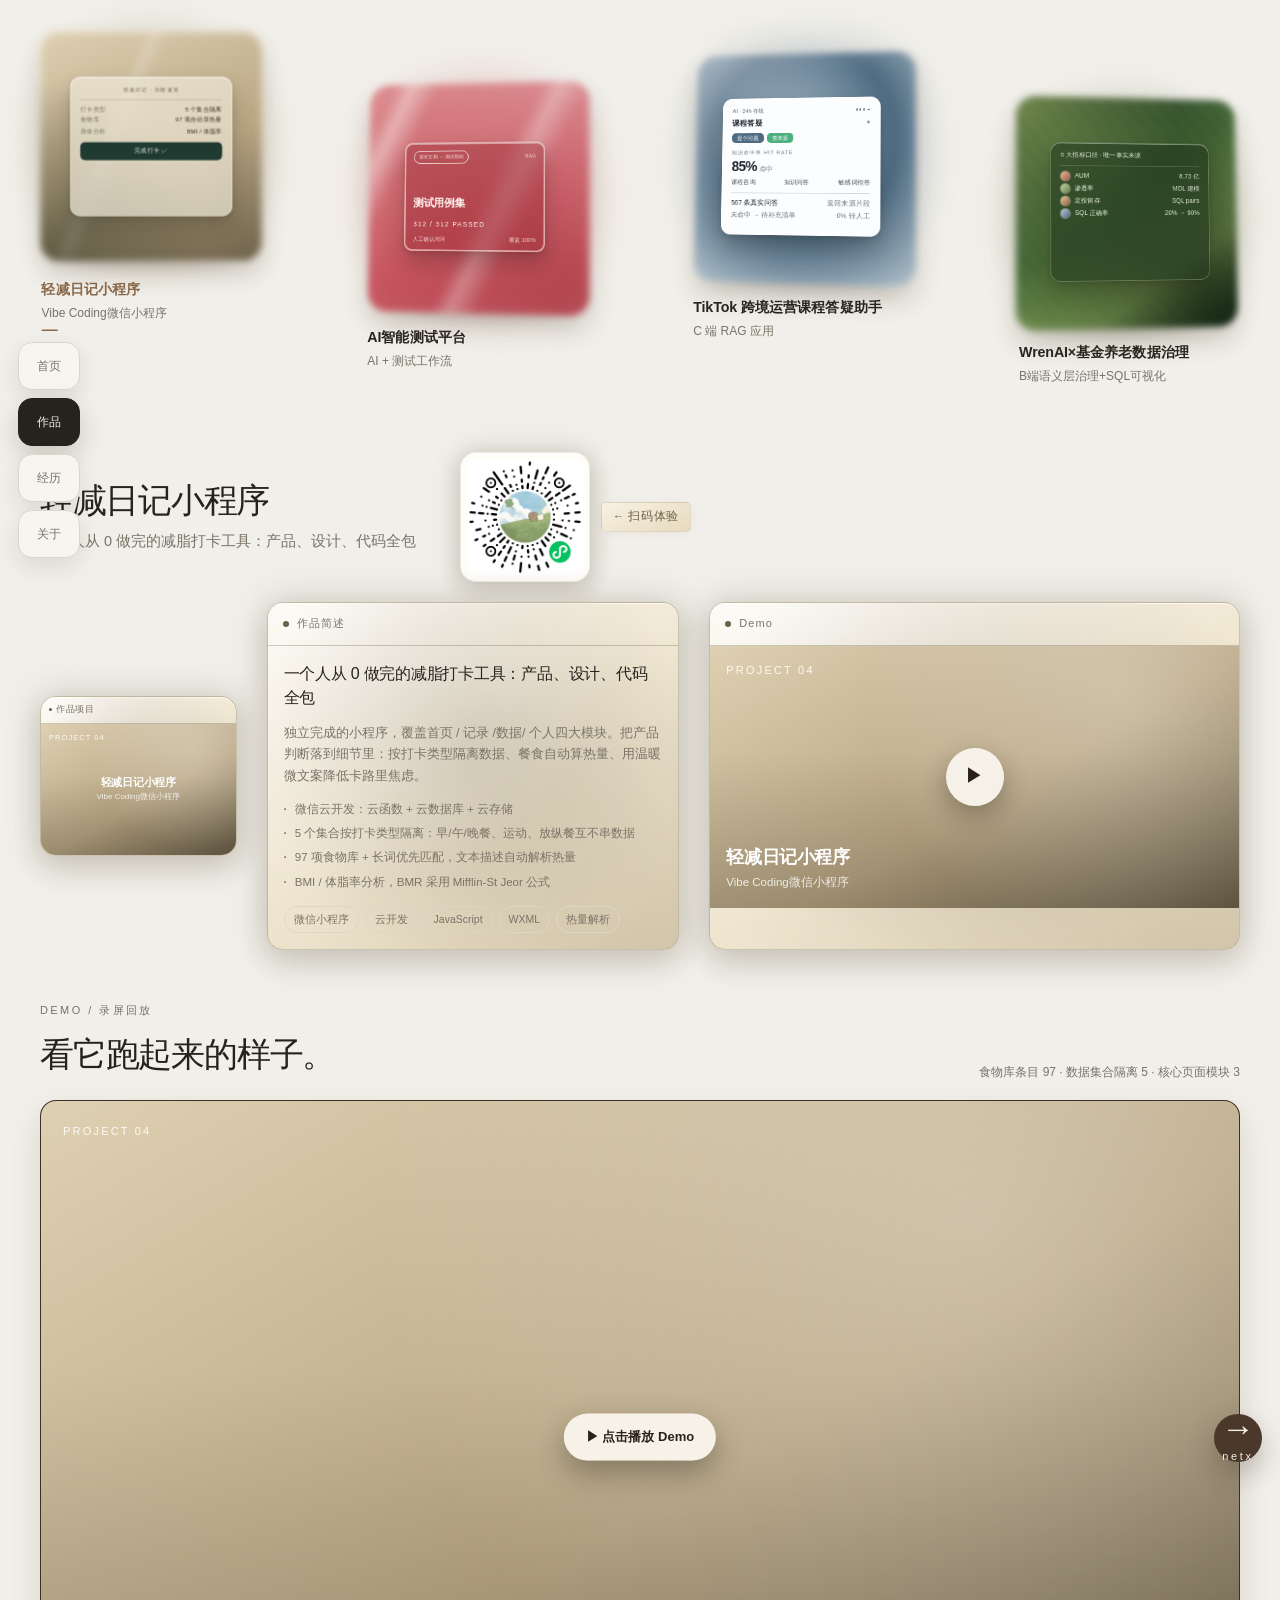
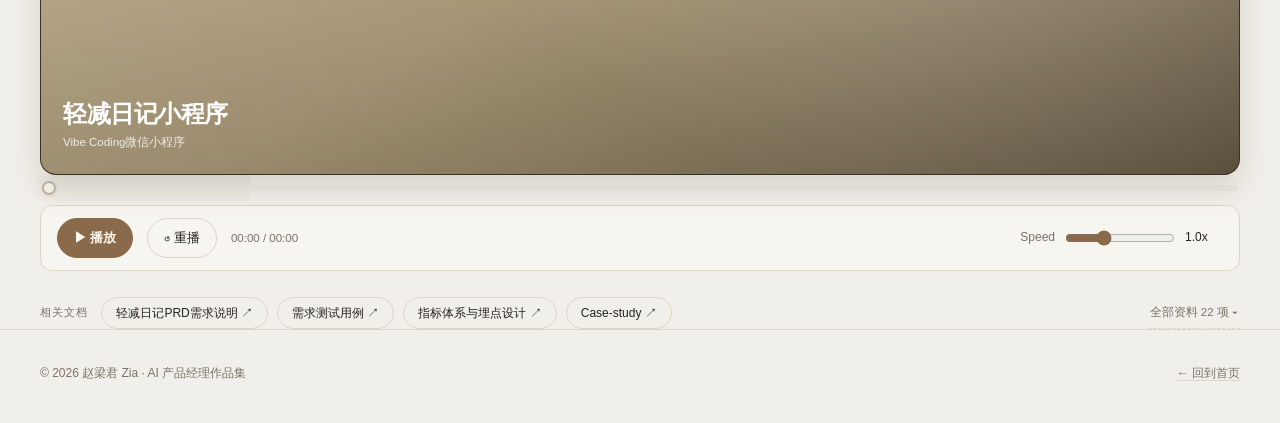
<file: works.html>
<!DOCTYPE html>
<html lang="zh-CN">
<head>
<meta charset="UTF-8" />
<meta name="viewport" content="width=device-width, initial-scale=1.0" />
<title>项目作品 · 赵梁君 Zia</title>
<link rel="stylesheet" href="assets/site.css" />
<style>
  .wrap{max-width:1320px;margin:0 auto;padding:0 40px;}
  /* ===== 四个作品 banner：模糊色块 + 玻璃小卡 + 淡淡立体 ===== */
  /* 整组等比缩到 75%：transform:scale 连百分比宽度一起缩，
     色块 / 卡内字号 / 间距 / 阴影 / 模糊 / 错落 / 3D 位移全部按同一比例走。
     transform 不改布局占位，故外层高度由 fitTabsShell() 按 0.75 补偿，避免下方留白。
     想恢复原尺寸：把这里的 .75 与 fitTabsShell() 里的 .75 一起改成 1。 */
  .tabs-shell{margin:34px 0 66px;}
  /* 只改变间距，让四个 banner 整组铺满到与下方展示区同宽（左右边缘对齐）。
     scale(.75) 会连宽度一起缩，故未缩放宽 = 100%/.75 = 133.333%，
     并左移 16.667% 使缩放后整组正好落在 0~100%。
     四列锁死为缩放前的 296.5px（缩放后仍是 222.4px，四块尺寸一点没变），
     剩余宽度交给 space-between 平均分给 3 个间隙 —— 变的只有间距。 */
  .tabs{
    width:133.3333%;margin:0 0 0 -16.6667%;
    transform:scale(.75);transform-origin:top center;
    display:grid;grid-template-columns:repeat(4,296.5px);
    justify-content:space-between;gap:0;
    align-items:start;
  }
  .tab{
    position:relative;display:block;width:100%;padding:0;text-align:left;
    background:none;border:0;overflow:visible;
  }
  /* 横向错落：四张高低不一，但都在同一行 */
  .tab:nth-child(1){margin-top:0;}
  .tab:nth-child(2){margin-top:64px;}
  .tab:nth-child(3){margin-top:24px;}
  .tab:nth-child(4){margin-top:84px;}

  /* 3D 舞台：角度很小，只要「浮起来一点」的感觉 */
  .bn{
    position:relative;display:block;width:100%;aspect-ratio:1/1.04;
    transform-style:preserve-3d;
    transform:perspective(900px) rotateY(var(--ry,-5deg)) rotateX(var(--rx,3deg));
    transition:transform .5s cubic-bezier(.22,1,.36,1);
  }
  /* 外圈晕开的光，负责「模糊到背景里」 */
  .bn .halo{
    position:absolute;inset:-10%;border-radius:44px;z-index:0;
    background:var(--halo);filter:blur(19px);opacity:.72;transition:opacity .5s;
  }
  /* 彩色底块：保留圆角方块的轮廓，只糊一点点边 */
  .bn .bg{
    position:absolute;inset:0;border-radius:26px;overflow:hidden;z-index:1;
    background:var(--bg2);filter:blur(5px);
    box-shadow:0 18px 32px rgba(66,48,28,.2),
               inset 0 0 0 1px rgba(255,255,255,.22),
               inset 0 0 34px rgba(255,255,255,.12);
  }
  .bn .bg::after{content:"";position:absolute;inset:-20%;background:var(--deco);}
  /* 落地阴影：让整块有「放在桌面上」的淡淡立体感 */
  .bn::after{
    content:"";position:absolute;left:10%;right:10%;bottom:-9px;height:22px;
    border-radius:50%;background:rgba(62,46,28,.17);filter:blur(11px);
    z-index:0;transform:translateZ(-24px);pointer-events:none;
    transition:bottom .5s,left .5s,right .5s,opacity .5s;
  }
  .tab:hover .bn::after{bottom:-16px;left:5%;right:5%;opacity:.72;}
  /* 中间那张清晰的小卡：靠 translateZ 从底块上浮起来 */
  .bn .glass{
    position:absolute;z-index:2;left:50%;top:50%;width:70%;min-height:58%;
    transform:translate(-50%,-50%) translateZ(26px);
    border-radius:13px;padding:11px 12px;
    background:var(--glass);border:1px solid var(--glass-line,rgba(255,255,255,.5));
    box-shadow:0 16px 28px rgba(24,18,10,.22),0 3px 8px rgba(24,18,10,.12),
               inset 0 1px 0 rgba(255,255,255,.4);
    backdrop-filter:blur(7px);-webkit-backdrop-filter:blur(7px);
    color:var(--ink,#2B2118);
    display:flex;flex-direction:column;gap:5px;
    font-size:8.6px;line-height:1.35;letter-spacing:.01em;
    transition:transform .5s cubic-bezier(.22,1,.36,1),box-shadow .5s;
  }
  .tab:hover .bn{transform:perspective(900px) rotateY(0deg) rotateX(0deg) translateY(-7px);}
  .tab:hover .bn .glass{
    transform:translate(-50%,-50%) translateZ(40px);
    box-shadow:0 24px 38px rgba(24,18,10,.26),0 4px 10px rgba(24,18,10,.14),
               inset 0 1px 0 rgba(255,255,255,.45);
  }
  .tab:hover .bn .halo{opacity:1;}
  .tab.on .bn{transform:perspective(900px) rotateY(0deg) rotateX(0deg) translateY(-4px);}
  .tab.on .bn .glass{transform:translate(-50%,-50%) translateZ(34px);}
  .tab.on .bn .bg{box-shadow:0 16px 30px rgba(66,48,28,.2),inset 0 0 0 2px rgba(255,248,238,.7);}
  .tab.on .bn .halo{opacity:1;}

  /* banner 下方保留作品名，方便辨认点的是哪个 */
  /* 整组 scale(.75) 会把这里的字压到 9.4/7.9px；按 1/0.75 放大，
     屏幕上实际显示回到 13.5/11.25px（≈最开始的字体大小）。 */
  .tab .cap{display:block;margin-top:20px;padding-left:2px;}
  .tab .nm{display:block;font-size:19px;font-weight:600;letter-spacing:-.01em;line-height:1.4;color:var(--fg);transition:color .3s;}
  .tab .sh{display:block;font-size:16px;color:var(--muted);margin-top:4px;}
  .tab.on .nm{color:var(--accent);}
  .tab.on .cap::after{content:"";display:block;width:22px;height:2px;margin-top:9px;background:var(--accent);border-radius:2px;}

  /* ---- 玻璃卡里通用的微型 UI 元件 ---- */
  .glass .g-row{display:flex;align-items:center;justify-content:space-between;gap:6px;}
  .glass .g-cap{font-size:8px;letter-spacing:.02em;opacity:.9;}
  .glass .g-line{height:1px;background:currentColor;opacity:.18;margin:2px 0;}
  .glass .g-lbl{font-size:7px;letter-spacing:.14em;text-transform:uppercase;opacity:.6;}
  .glass .g-amount{font-size:18px;font-weight:600;letter-spacing:-.045em;line-height:1.1;}
  .glass .g-faint{opacity:.62;}
  .glass .g-pill{display:inline-block;padding:3px 7px;border-radius:5px;font-size:7.2px;color:#fff;line-height:1;}
  .glass .g-two{display:flex;gap:4px;margin:1px 0 3px;}
  .glass .g-three{display:flex;justify-content:space-between;font-size:7.6px;opacity:.8;}
  .glass .g-av{width:12px;height:12px;border-radius:50%;flex:none;box-shadow:0 0 0 1px rgba(255,255,255,.35);}
  .glass .g-person{display:flex;align-items:center;gap:6px;font-size:8.2px;}
  .glass .g-person span:last-child{margin-left:auto;opacity:.9;}
  .glass .g-btn{display:block;text-align:center;padding:6px;border-radius:6px;color:#F5F1E6;font-size:8px;margin-top:3px;}
  .glass .g-strong{font-size:14px;font-weight:700;letter-spacing:-.03em;}
  .glass .g-spread{letter-spacing:.16em;font-size:8.6px;}
  .glass .g-status{display:flex;justify-content:space-between;font-size:7.2px;opacity:.7;}
  .glass .g-head{display:flex;justify-content:space-between;align-items:center;font-size:9.6px;font-weight:600;}
  .glass .g-rows{display:flex;flex-direction:column;gap:4px;}
  .glass .g-kv{display:flex;justify-content:space-between;font-size:7.8px;gap:6px;}
  .glass .g-kv span:first-child{opacity:.62;}

  /* 内容切换淡入 */
  .pane{animation:fade .45s ease both;}
  @keyframes fade{from{opacity:0;transform:translateY(12px)}to{opacity:1;transform:none}}

  /* 标题行：左边文字、右边（仅轻减日记）小程序码并排，二维码不会压住副标题 */
  .ttl{display:flex;align-items:center;gap:clamp(20px,3.4vw,46px);margin-bottom:26px;}
  .ttl.has-qr{margin-bottom:20px;}
  .ttl-txt{min-width:0;}
  /* 换回原本的系统字体（不要艺术字体）；字号保留上一轮的小两个号 */
  .ttl h2{font-weight:500;letter-spacing:-.038em;line-height:1.18;font-size:clamp(22px,3.05vw,34px);}
  .ttl p{color:var(--muted);margin-top:10px;font-size:14.5px;}

  /* ===== 小程序码：白圆角卡 + 侧挂暖棕标签 =====
     配色取 data-tone=4 的米棕色系，描边与阴影都压得很淡，融进浅色底而不是硬贴一块白。
     不加 hover / 动画，跟整页克制风格一致。 */
  .qr-wrap{display:flex;align-items:center;gap:11px;flex:none;}
  .qr-card{
    /* 圆角、描边、外发光沿用下面三个 .box 的同一套 tone 变量，看起来是「一族的卡片」 */
    width:130px;height:130px;flex:none;padding:6px;
    background:#FFFDF8;border-radius:16px;
    border:1px solid rgba(107,96,73,.12);
    box-shadow:0 0 26px 2px var(--tone-glow,rgba(107,96,73,.12)),
               0 10px 24px var(--tone-shadow,rgba(107,96,73,.10)),
               inset 0 1px 0 rgba(255,255,255,.9);
  }
  .qr-card img{width:100%;height:100%;display:block;object-fit:contain;border-radius:6px;}
  .qr-tag{
    flex:none;white-space:nowrap;
    font-size:11.5px;letter-spacing:.05em;line-height:1.2;color:#6B6049;
    background:linear-gradient(155deg,#F8F1E3,#E7DABE);
    border:1px solid rgba(107,96,73,.14);border-radius:5px;
    padding:7px 11px;
    box-shadow:0 2px 8px rgba(107,96,73,.06);
  }

  /* Grida 三框：缩略图 / 文字说明 / demo 封面 */
  /* ===== 展示区三框：主题色跟随上方对应的那个 banner ===== */
  /* 01 低饱和雾蓝（与上方 banner 同步改暗）；--tone-glow 供三框发光 */
  .pane[data-tone="1"]{--tone-a:#F3F5F7;--tone-b:#DBE3EA;--tone-line:rgba(78,107,130,.30);--tone-shadow:rgba(78,107,130,.17);--tone-glow:rgba(78,107,130,.22);--tone-ink:#3E5A70;--tone-ph:linear-gradient(150deg,#8FA7B8,#4E6B82 56%,#324C60);}
  .pane[data-tone="2"]{--tone-a:#F1F6EA;--tone-b:#D7E4C3;--tone-line:rgba(61,96,48,.30);--tone-shadow:rgba(61,96,48,.17);--tone-glow:rgba(61,96,48,.20);--tone-ink:#2C4A24;--tone-ph:linear-gradient(150deg,#7C9A52,#3D6030 56%,#16281A);}
  .pane[data-tone="3"]{--tone-a:#FDF1EF;--tone-b:#F4D5D4;--tone-line:rgba(174,66,75,.30);--tone-shadow:rgba(174,66,75,.17);--tone-glow:rgba(174,66,75,.20);--tone-ink:#A33B45;--tone-ph:linear-gradient(150deg,#E8A3A4,#C6535D 56%,#A33B45);}
  .pane[data-tone="4"]{--tone-a:#F9F3E6;--tone-b:#E7DABE;--tone-line:rgba(107,96,73,.32);--tone-shadow:rgba(107,96,73,.18);--tone-glow:rgba(107,96,73,.22);--tone-ink:#6B6049;--tone-ph:linear-gradient(150deg,#DED0B2,#B8A582 56%,#6B6049);}

  /* 第一列减半，后两列保持原比例，gap 加宽后仍铺满一行 */
  .trio{display:grid;grid-template-columns:.5fr 1.05fr 1.35fr;gap:30px;align-items:stretch;}
  .box{
    position:relative;border:1px solid var(--tone-line,var(--line));border-radius:16px;
    background:linear-gradient(155deg,var(--tone-a,var(--card)),var(--tone-b,var(--card)));
    /* 参考上方 banner 的 halo：一层散开的外发光 + 落地阴影 */
    box-shadow:0 0 34px 3px var(--tone-glow,transparent),
               0 14px 30px var(--tone-shadow,rgba(0,0,0,.06)),
               inset 0 1px 0 rgba(255,255,255,.75);
    overflow:hidden;
  }
  /* 柔光：中心主题色光晕（仿 banner halo）+ 左上高光 + 右下晕开 */
  .box::before{
    content:"";position:absolute;inset:-6%;z-index:0;pointer-events:none;
    background:radial-gradient(ellipse at 50% 42%,var(--tone-glow,transparent),transparent 68%),
               radial-gradient(ellipse at 18% 0%,rgba(255,255,255,.72),transparent 58%),
               radial-gradient(ellipse at 88% 100%,var(--tone-shadow,transparent),transparent 62%);
    filter:blur(6px);
  }
  .box .cap{
    position:relative;z-index:1;
    display:flex;align-items:center;gap:8px;padding:12px 15px;
    font-size:11px;letter-spacing:.1em;color:var(--muted);border-bottom:1px solid var(--tone-line,var(--line));
  }
  .box .cap .d{width:6px;height:6px;border-radius:50%;background:var(--tone-ink,var(--accent));}
  .box .body{position:relative;z-index:1;padding:16px;}
  /* 占位图（作品项目 / 静止封面 / Demo 海报）背景同步主题色 */
  .pane .ph{--ph-bg:var(--tone-ph)!important;}

  .thumb{height:262px;}
  .thumb .ph{height:100%;padding:16px;}
  .thumb .ph .ph-name{font-size:18px;}

  /* 作品项目框（原缩略图）：宽 / 高 / 内部文字整体减半，整块在行高里上下居中 */
  .box--mini{align-self:center;}
  .box--mini .cap{padding:6px 8px;font-size:8.5px;letter-spacing:.08em;gap:4px;}
  .box--mini .cap .d{width:3px;height:3px;}
  .box--mini .thumb{height:131px;}
  /* 作品标题不再压在底部：内容垂直居中，Project 小标记留在左上角 */
  .box--mini .thumb .ph{padding:8px;justify-content:center;gap:5px;}
  .box--mini .thumb .ph .ph-no{position:absolute;top:8px;left:8px;font-size:7.5px;letter-spacing:.14em;}
  .box--mini .thumb .ph .ph-label{text-align:center;}
  .box--mini .thumb .ph .ph-name{font-size:11px;}
  .box--mini .thumb .ph .ph-sub{font-size:8px;margin-top:2px;}
  .box--mini .thumb .ph .ph-tag{font-size:7px;padding:2px 5px;right:6px;top:6px;}

  .intro-body{min-height:230px;display:flex;flex-direction:column;justify-content:space-between;}
  .intro-body .tagline{font-size:16px;line-height:1.55;letter-spacing:-.015em;font-weight:500;}
  .intro-body .desc{color:var(--muted);font-size:12.5px;line-height:1.7;margin-top:12px;}
  .intro-body .bullets{margin-top:14px;display:flex;flex-direction:column;gap:7px;}
  .intro-body .bullets li{list-style:none;font-size:11.5px;color:var(--muted);display:flex;gap:8px;line-height:1.5;}
  .intro-body .bullets li::before{content:"·";color:var(--accent);font-weight:700;}
  .intro-body .tech{display:flex;flex-wrap:wrap;gap:6px;margin-top:15px;}
  .intro-body .tech span{font-size:10.5px;padding:4px 9px;border:1px solid var(--line);border-radius:999px;color:var(--muted);}

  .cover{height:262px;position:relative;cursor:pointer;}
  .cover .ph{height:100%;padding:16px;}
  .cover .play-hint{
    position:absolute;z-index:3;inset:0;display:grid;place-items:center;pointer-events:none;
  }
  .cover .play-hint .circ{
    width:58px;height:58px;border-radius:50%;background:rgba(250,246,238,.94);color:#2B2118;
    display:grid;place-items:center;font-size:19px;box-shadow:0 10px 26px rgba(20,12,6,.3);
    transition:transform .3s ease;
  }
  .cover:hover .play-hint .circ{transform:scale(1.12);}
  .cover .ph .ph-name{font-size:18px;}

  /* Demo 展示区 */
  .demo-sec{margin-top:52px;}
  .demo-sec .top{display:flex;align-items:flex-end;justify-content:space-between;gap:16px;flex-wrap:wrap;margin-bottom:18px;}
  .demo-sec .top h3{font-size:clamp(24px,3vw,34px);font-weight:500;letter-spacing:-.035em;}
  /* 第七轮：demo 视频还原成占满整行（不再被右侧圆挤窄）；
     next 圆改为绝对定位，移到视频右侧留白区，位置由 positionViewDisc() 精算。 */
  .demo-row{position:relative;display:block;}
  .player{width:100%;min-width:0;}

  .screen{
    position:relative;width:100%;aspect-ratio:16/9;border-radius:16px;overflow:hidden;
    background:#241B15;border:1px solid var(--tone-line,var(--line));
    box-shadow:0 14px 30px var(--tone-shadow,rgba(0,0,0,.06));
  }
  .screen video{width:100%;height:100%;object-fit:contain;display:block;background:#1A130E;}
  .screen .poster{position:absolute;inset:0;cursor:pointer;z-index:2;}
  .screen .poster .ph{height:100%;padding:22px;}
  .screen .poster .ph .ph-name{font-size:24px;}
  .screen .poster .tap{
    position:absolute;z-index:3;left:50%;top:50%;transform:translate(-50%,-50%);
    display:flex;align-items:center;gap:10px;padding:13px 22px;border-radius:999px;
    background:rgba(250,246,238,.95);color:#2B2118;font-size:13px;font-weight:600;
    box-shadow:0 12px 30px rgba(0,0,0,.3);transition:transform .3s ease;
  }
  .screen .poster:hover .tap{transform:translate(-50%,-50%) scale(1.06);}

  .controls{
    margin-top:14px;display:flex;align-items:center;gap:14px;flex-wrap:wrap;
    padding:12px 16px;border:1px solid var(--line);border-radius:12px;background:var(--card);
  }
  .ctrl-btn{
    display:inline-flex;align-items:center;gap:8px;padding:9px 16px;border-radius:999px;
    border:1px solid var(--line);font-size:12.5px;transition:.2s;
  }
  .ctrl-btn:hover{background:var(--surface);border-color:var(--accent);}
  .ctrl-btn:disabled{opacity:.42;cursor:not-allowed;pointer-events:none;}
  .ctrl-btn.primary{background:var(--accent);color:#FFF8EE;border-color:var(--accent);font-weight:600;}
  .ctrl-btn.primary:hover{opacity:.88;}
  .speed{display:flex;align-items:center;gap:10px;margin-left:auto;font-size:12px;color:var(--muted);}
  .speed input[type=range]{width:110px;accent-color:var(--accent);cursor:pointer;}
  .speed .val{min-width:38px;color:var(--fg);font-variant-numeric:tabular-nums;}
  .timecode{font-size:11.5px;color:var(--muted);font-variant-numeric:tabular-nums;}

  /* 可拖拽播放进度条：细条 + 已播放填充，沿用暖棕主题，不引入新色 */
  .seekbar{margin-top:10px;padding:0 2px;}
  .seekbar input[type=range]{
    -webkit-appearance:none;appearance:none;display:block;width:100%;height:6px;margin:0;
    border-radius:999px;cursor:pointer;outline:none;
    background:linear-gradient(90deg,var(--accent) 0%,var(--accent) var(--played,0%),var(--line) var(--played,0%),var(--line) 100%);
  }
  .seekbar input[type=range]::-webkit-slider-thumb{
    -webkit-appearance:none;appearance:none;width:14px;height:14px;border-radius:50%;
    background:var(--card);border:2px solid var(--accent);box-shadow:0 1px 4px rgba(40,28,18,.22);
    cursor:grab;transition:transform .15s;
  }
  .seekbar input[type=range]::-webkit-slider-thumb:active{cursor:grabbing;transform:scale(1.15);}
  .seekbar input[type=range]::-moz-range-thumb{
    width:14px;height:14px;border-radius:50%;background:var(--card);
    border:2px solid var(--accent);box-shadow:0 1px 4px rgba(40,28,18,.22);cursor:grab;
  }
  .seekbar input[type=range]:disabled{opacity:.45;cursor:not-allowed;}
  .seekbar input[type=range]:focus-visible{outline:2px solid var(--accent);outline-offset:4px;}

  .demo-note{margin-top:10px;font-size:11.5px;color:var(--muted);}
  /* 只在播放出问题时出现，正常播放完全不显示 */
  .player-note{margin-top:10px;font-size:11.5px;line-height:1.7;color:var(--accent);}
  .player-note[hidden]{display:none!important;}

  /* 视频右侧的 next 圆：首页同款深棕圆盘，放大一档，四个作品统一。
     绝对定位到视频右侧留白（不占布局宽度，所以视频能占满整行）；
     上下居中与右移幅度由 positionViewDisc() 按画面高度 / 页面留白精算。
     不加发光（按上一轮要求），hover 只有轻微缩放。 */
  .view-col{
    position:absolute;right:-68px;top:0;z-index:5;
    width:clamp(64px,5.25vw,75px);
    display:flex;align-items:center;justify-content:center;
  }
  /* 页面右侧留白不够放下整圆时，降级成视频下方居中 */
  .view-col.is-below{position:static;width:100%;margin-top:14px;justify-content:center;}
  .view-disc{
    /* 圆整体比上一版放大 1.5 倍；.arrow / .label 的字号一律不动 */
    width:clamp(64px,5.25vw,75px);height:clamp(64px,5.25vw,75px);border-radius:50%;
    background:#4A382A;color:#F6EFE3;
    display:flex;flex-direction:column;align-items:center;justify-content:center;gap:3px;
    box-shadow:0 12px 28px rgba(40,28,18,.26);
    transition:transform .3s cubic-bezier(.22,1,.36,1);
  }
  .view-col:hover .view-disc,
  .view-col:focus-visible .view-disc{transform:scale(1.07);}
  .view-col:focus-visible{outline:2px solid var(--accent);outline-offset:6px;border-radius:50%;}
  .view-disc .arrow{font-size:clamp(24px,2.6vw,34px);line-height:1;font-weight:700;}
  .view-disc .label{font-size:clamp(9px,.9vw,11px);letter-spacing:.24em;line-height:1.3;}

  .docs{margin-top:26px;display:flex;flex-wrap:wrap;gap:9px;align-items:center;}
  .docs .lbl{font-size:11px;color:var(--muted);letter-spacing:.1em;margin-right:4px;}
  .docs a{font-size:12px;padding:8px 14px;border:1px solid var(--line);border-radius:999px;transition:.2s;}
  .docs a:hover{background:var(--surface);border-color:var(--accent);}

  /* ===== 相关文档：胶囊沿用参考图样式，点击改为「在本页嵌入预览」 ===== */
  .chip{
    display:inline-flex;align-items:center;gap:5px;font:inherit;font-size:12px;
    padding:8px 14px;border:1px solid var(--line);border-radius:999px;
    background:transparent;color:var(--fg);text-decoration:none;line-height:1.2;
    cursor:pointer;transition:background .2s,border-color .2s,color .2s;
  }
  .chip:hover{background:var(--surface);border-color:var(--accent);}
  .chip.on{background:var(--accent);color:#FFF8EE;border-color:var(--accent);}
  .docs .empty{font-size:12px;color:var(--muted);opacity:.85;}

  /* 全部资料（不绑定具体作品的素材也在这里） */
  .assets-toggle{
    margin-left:auto;font:inherit;font-size:11.5px;color:var(--muted);background:none;
    border:0;border-bottom:1px dashed var(--line);cursor:pointer;padding:6px 2px;
  }
  .assets-toggle:hover{color:var(--fg);}
  .assets{
    margin-top:16px;padding:18px;border:1px solid var(--line);border-radius:14px;
    background:var(--card);
  }
  .assets__head{font-size:11px;color:var(--muted);letter-spacing:.08em;margin-bottom:10px;}
  .assets__grid{display:flex;flex-wrap:wrap;gap:8px;}
  .assets__group{width:100%;font-size:10.5px;color:var(--muted);letter-spacing:.12em;margin:8px 0 2px;}
  .assets .chip{font-size:11.5px;padding:6px 12px;}

  /* 嵌入阅读面板 */
  .doc-embed{
    margin-top:14px;border:1px solid var(--line);border-radius:14px;overflow:hidden;
    background:var(--card);box-shadow:0 12px 30px var(--tone-shadow,rgba(0,0,0,.06));
  }
  .doc-embed[hidden],.assets[hidden]{display:none;}
  .doc-embed__bar{
    display:flex;align-items:center;gap:14px;padding:10px 16px;
    border-bottom:1px solid var(--line);font-size:12px;background:var(--surface);
  }
  .doc-embed__title{font-weight:600;color:var(--fg);}
  .doc-embed__bar a{margin-left:auto;color:var(--accent);font-size:11.5px;text-decoration:none;}
  .doc-embed__bar button{
    font:inherit;font-size:11.5px;color:var(--muted);background:none;border:0;cursor:pointer;
  }
  .doc-embed__bar button:hover{color:var(--fg);}
  .doc-embed iframe{display:block;width:100%;height:min(62vh,620px);border:0;background:var(--bg);}

  @media(max-width:1000px){
    .trio{grid-template-columns:.7fr 1fr;gap:20px;}
    .cover{grid-column:1/-1;height:220px;}
    .tabs-shell{margin-bottom:48px;}
    .tabs{width:100%;margin-left:0;grid-template-columns:repeat(2,1fr);justify-content:normal;gap:34px;}
    .tab:nth-child(1){margin-top:0;}
    .tab:nth-child(2){margin-top:34px;}
    .tab:nth-child(3){margin-top:0;}
    .tab:nth-child(4){margin-top:34px;}
  }
  @media(max-width:700px){
    .wrap{padding:0 20px;}
    .tabs-shell{margin:22px 0 40px;}
    .tabs{gap:22px;}
    .tab:nth-child(2),.tab:nth-child(4){margin-top:22px;}
    .bn .glass{width:76%;padding:8px 9px;}
    .tab .cap{margin-top:12px;}
    .tab .nm{font-size:14.5px;}
    .tab .sh{font-size:12.5px;}
    /* 窄屏：二维码换到标题下方单独一行，不挤压文字 */
    .ttl{flex-direction:column;align-items:flex-start;gap:18px;}
    .qr-card{width:112px;height:112px;}
    .trio{grid-template-columns:1fr;gap:20px;}
    .box--mini .thumb{height:104px;}
    .cover{grid-column:auto;}
    .view-col{position:static;right:auto;width:100%;padding:8px 0 2px;margin-top:6px;}
    .speed{margin-left:0;width:100%;}
    .assets-toggle{margin-left:0;width:100%;text-align:left;}
    .doc-embed iframe{height:70vh;}
    .doc-embed__bar{gap:9px;flex-wrap:wrap;}
  }
</style>
</head>
<body data-page="works">

<nav class="nav" id="nav"></nav>

<div class="wrap">
  <div class="tabs-shell reveal" id="tabsShell"><div class="tabs" id="tabs"></div></div>

  <div id="pane"></div>
</div>

<footer class="page-foot">
  <span>© 2026 赵梁君 Zia · AI 产品经理作品集</span>
  <span><a href="index.html">← 回到首页</a></span>
</footer>

<script src="assets/site.js"></script>
<script>
  mountNav("works");

  /* 顶部四个 banner 的显示顺序（值是 PROJECTS 的索引，从 0 起）。
     只调视觉顺序：编号 / BANNERS 样式 / 主题色 / ?p= 参数仍按原索引，
     所以点击后展示区、视频、文档、配色都自动跟对应作品走，不会串位。
     想再换顺序只改这一行。 */
  const TAB_ORDER = [3, 2, 0, 1];   /* 轻减日记 / AI智能测试平台 / TikTok / WrenAI×基金养老数据治理 */
  const params = new URLSearchParams(location.search);
  /* 没带 ?p= 时默认选中视觉上的第一个 banner */
  let current = Math.min(4, Math.max(1, parseInt(params.get("p") || String(TAB_ORDER[0]+1),10) || 1));
  let video = null;
  let activeSrc = "";   // 当前作品（或「全部资料」里点选）的录屏源
  let noteTimer = null;
  /* 播放异常时给一句看得懂的提示，避免"点了没反应" */
  function note(msg){
    const n = document.getElementById("playerNote");
    if(!n) return;
    n.textContent = msg || "";
    n.hidden = !msg;
  }
  function clearNoteTimer(){ if(noteTimer){ clearTimeout(noteTimer); noteTimer = null; } }

  /* 四个 banner：纯 CSS 复刻参考图的四种「模糊色块 + 玻璃小卡」样式。
     不引入任何外部图片 / webfont，改配色只动 style 里的 --bg2 / --deco / --glass。 */
  /* 四个作品各自对应的成品 Demo（A/B/C/D）。发布版只保留这四段。
     preload=none：不预加载，只有点播才拉文件，不拖慢首屏。 */
  const REELS = [
    {t:"01 · TikTok 答疑助手 Demo", src:"videos/A_demo.mp4"},
    {t:"02 · WrenAI×基金养老数据治理 Demo", src:"videos/B_demo.mp4"},
    {t:"03 · AI智能测试平台 Demo", src:"videos/C_demo.mp4"},
    {t:"04 · 轻减日记小程序 Demo", src:"videos/D_demo.mp4"}
  ];

  /* 不绑定具体作品、但确实存在的资料，也放进「全部资料」 */
  const EXTRA_DOCS = [
    {t:"附 · 电商助手 PRD", f:"extra-ecommerce-prd.md"},
    {t:"附 · 电商助手指标表与用例", f:"extra-ecommerce-metrics.md"},
    {t:"附 · 在线文档首页草稿", f:"extra-docs-home-draft.md"}
  ];
  const ALL_DOCS = (() => {
    const seen = new Set(), out = [];
    PROJECTS.forEach(p => p.docs.forEach(d => {
      if(!seen.has(d.f)){ seen.add(d.f); out.push(d); }
    }));
    EXTRA_DOCS.forEach(d => {
      if(!seen.has(d.f)){ seen.add(d.f); out.push(d); }
    });
    return out;
  })();
  const ASSET_COUNT = ALL_DOCS.length + REELS.length;

  /* md → 页内嵌入预览；xlsx → 直接下载 */
  const chipHTML = d => d.f.endsWith(".md")
    ? `<button type="button" class="chip" data-doc="${d.f}" data-title="${d.t}">${d.t} ↗</button>`
    : `<a class="chip" href="docs/${d.f}" download>${d.t} ↓</a>`;

  function assetsHTML(){
    return `<div class="assets__head">站点内全部素材 · ${ASSET_COUNT} 项（点开即可在此页看）</div>
      <div class="assets__grid">
        <div class="assets__group">文档 · ${ALL_DOCS.length} 份</div>
        ${ALL_DOCS.map(chipHTML).join("")}
        <div class="assets__group">录屏 · ${REELS.length} 段</div>
        ${REELS.map(r=>`<button type="button" class="chip" data-src="${r.src}">${r.t} ▶</button>`).join("")}
      </div>`;
  }

  const BANNERS = [
    /* 01 · 蓝 · 白色钱包手机卡 */
    `<span class="bn" style="--halo:radial-gradient(circle at 50% 44%,rgba(86,116,138,.8),rgba(86,116,138,0) 72%);--bg2:radial-gradient(circle at 50% 38%,#8FA7B8,#4E6B82 52%,#AEBFC9 100%);--deco:radial-gradient(ellipse at 22% 12%,rgba(255,255,255,.34),transparent 46%);--glass:#FCFDFE;--glass-line:rgba(255,255,255,.9);--ink:#1E242C;--ry:-9deg;--rx:4deg">
      <span class="halo"></span><span class="bg"></span>
      <span class="glass">
        <span class="g-status"><span>AI · 24h 在线</span><span>▮▮▮ ▰</span></span>
        <span class="g-head">课程答疑 <span style="font-size:8px;opacity:.5">●</span></span>
        <span class="g-two"><span class="g-pill" style="background:#4E6B82">提个问题</span><span class="g-pill" style="background:#4CAF7D">查来源</span></span>
        <span class="g-lbl">知识命中率 HIT RATE</span>
        <span class="g-amount">85% <span style="font-size:9px;font-weight:400;opacity:.6">命中</span></span>
        <span class="g-three"><span>课程咨询</span><span>知识问答</span><span>敏感词拒答</span></span>
        <span class="g-line"></span>
        <span class="g-row"><span>567 条真实问答</span><span class="g-faint">返回来源片段</span></span>
        <span class="g-row g-faint"><span>未命中 → 待补充清单</span><span>0% 转人工</span></span>
      </span>
    </span>`,

    /* 02 · 深绿植物 · 半透明创作者收款列表 */
    `<span class="bn" style="--halo:radial-gradient(circle at 50% 50%,rgba(72,104,44,.8),rgba(72,104,44,0) 72%);--bg2:linear-gradient(145deg,#16281A,#3D6030 44%,#7C9A52 74%,#1E321C);--deco:radial-gradient(ellipse at 18% 18%,rgba(178,205,110,.5),transparent 42%),radial-gradient(ellipse at 82% 88%,rgba(8,22,10,.72),transparent 55%),repeating-linear-gradient(52deg,transparent 0 15px,rgba(190,215,130,.1) 15px 18px);--glass:rgba(26,46,26,.5);--glass-line:rgba(222,238,192,.3);--ink:#F1F6E7;--ry:8deg;--rx:3deg">
      <span class="halo"></span><span class="bg"></span>
      <span class="glass">
        <span class="g-cap">6 大指标口径 · 唯一事实来源</span>
        <span class="g-line"></span>
        <span class="g-rows">
          <span class="g-person"><span class="g-av" style="background:linear-gradient(135deg,#E9B48C,#A65C4A)"></span><span>AUM</span><span>8.73 亿</span></span>
          <span class="g-person"><span class="g-av" style="background:linear-gradient(135deg,#C9D9A0,#5E7B4A)"></span><span>渗透率</span><span>MDL 建模</span></span>
          <span class="g-person"><span class="g-av" style="background:linear-gradient(135deg,#E3C69B,#8B5E3C)"></span><span>定投留存</span><span>SQL pairs</span></span>
          <span class="g-person"><span class="g-av" style="background:linear-gradient(135deg,#B7C9D6,#4C6A7E)"></span><span>SQL 正确率</span><span>20% → 90%</span></span>
        </span>
      </span>
    </span>`,

    /* 03 · 砖红 · 白色斜波浪 + 虚拟卡 */
    `<span class="bn" style="--halo:radial-gradient(circle at 50% 48%,rgba(206,92,102,.82),rgba(206,92,102,0) 72%);--bg2:linear-gradient(150deg,#DC8C8E,#C6535D 58%,#AE424B);--deco:linear-gradient(116deg,transparent 20%,rgba(255,255,255,.4) 24%,transparent 30%,transparent 52%,rgba(255,255,255,.3) 56%,transparent 62%),radial-gradient(ellipse at 82% 14%,rgba(255,255,255,.2),transparent 45%);--glass:rgba(150,40,48,.42);--glass-line:rgba(255,238,234,.6);--ink:#FFF4F0;--ry:-8deg;--rx:3deg">
      <span class="halo"></span><span class="bg"></span>
      <span class="glass" style="width:62%;min-height:46%;justify-content:space-between;border-radius:11px;border-width:2px;padding:9px 10px">
        <span class="g-row"><span style="font-size:6.4px;opacity:.9;padding:3px 6px;border:1px solid currentColor;border-radius:999px;white-space:nowrap">需求文档 → 测试用例</span><span style="font-size:6.4px;opacity:.7">RAG</span></span>
        <span>
          <span class="g-strong" style="display:block">测试用例集</span>
          <span class="g-spread" style="display:block;margin-top:13px">312 / 312 PASSED</span>
          <span class="g-row" style="margin-top:8px;font-size:6.8px;opacity:.82"><span>人工确认闭环</span><span>覆盖 100%</span></span>
        </span>
      </span>
    </span>`,

    /* 04 · 沙棕 · 提现表单 */
    `<span class="bn" style="--halo:radial-gradient(circle at 50% 50%,rgba(176,158,124,.72),rgba(176,158,124,0) 74%);--bg2:linear-gradient(160deg,#DED0B2,#B8A582 55%,#6B6049);--deco:radial-gradient(ellipse at 8% 92%,rgba(38,44,28,.6),transparent 48%),linear-gradient(112deg,transparent 38%,rgba(255,255,255,.2) 40%,transparent 44%);--glass:rgba(242,236,221,.66);--glass-line:rgba(255,255,255,.6);--ink:#3B342A;--ry:9deg;--rx:3deg">
      <span class="halo"></span><span class="bg"></span>
      <span class="glass">
        <span class="g-lbl" style="text-align:center;opacity:.75">轻减日记 · 功能速览</span>
        <span class="g-line"></span>
        <span class="g-rows">
          <span class="g-kv"><span>打卡类型</span><span>5 个集合隔离</span></span>
          <span class="g-kv"><span>食物库</span><span>97 项自动算热量</span></span>
          <span class="g-kv"><span>身体分析</span><span>BMI / 体脂率</span></span>
        </span>
        <span class="g-btn" style="background:#1E3A31">完成打卡 ✓</span>
      </span>
    </span>`
  ];

  function renderTabs(){
    document.getElementById("tabs").innerHTML = TAB_ORDER.map(idx=>{
      const p = PROJECTS[idx];
      return `
      <button class="tab ${idx+1===current?"on":""}" data-i="${idx+1}" aria-label="${p.name}">
        ${BANNERS[idx]}
        <span class="cap"><span class="nm">${p.name}</span><span class="sh">${p.short}</span></span>
      </button>`;
    }).join("");
    document.querySelectorAll(".tab").forEach(b=>{
      b.onclick = () => select(parseInt(b.dataset.i,10));
    });
    fitTabsShell();
  }

  /* scale 不改变布局占位：把 shell 高度收到缩放后的视觉高度，避免下方留白 */
  function fitTabsShell(){
    const tabs = document.getElementById("tabs");
    const shell = document.getElementById("tabsShell");
    if(!tabs || !shell) return;
    shell.style.height = Math.ceil(tabs.scrollHeight * 0.75) + "px";
  }
  window.addEventListener("resize", fitTabsShell);

  function renderPane(){
    const p = PROJECTS[current-1];
    document.getElementById("pane").innerHTML = `
      <div class="pane" data-tone="${current}">
        <div class="ttl ${p.qr?"has-qr":""}">
          <div class="ttl-txt">
            <h2>${p.name}</h2>
            <p>${p.tagline}</p>
          </div>
          ${p.qr?`
          <div class="qr-wrap">
            <div class="qr-card"><img src="${p.qr.src}" alt="${p.name} 小程序码 · 微信扫码体验" /></div>
            <span class="qr-tag">← ${p.qr.label}</span>
          </div>`:""}
        </div>

        <div class="trio">
          <div class="box box--mini">
            <div class="cap"><span class="d"></span>作品项目</div>
            <div class="body" style="padding:0">
              <div class="thumb">${phHTML(p)}</div>
            </div>
          </div>

          <div class="box">
            <div class="cap"><span class="d"></span>作品简述</div>
            <div class="body intro-body">
              <div>
                <div class="tagline">${p.tagline}</div>
                <div class="desc">${p.desc}</div>
                <ul class="bullets">${p.bullets.map(b=>`<li>${b}</li>`).join("")}</ul>
              </div>
              <div class="tech">${p.tech.map(t=>`<span>${t}</span>`).join("")}</div>
            </div>
          </div>

          <div class="box">
            <div class="cap"><span class="d"></span>Demo</div>
            <div class="body" style="padding:0">
              <div class="cover" id="coverJump">
                ${phHTML(p)}
                ${p.video?'<div class="play-hint"><span class="circ">▶</span></div>':''}
              </div>
            </div>
          </div>
        </div>

        <div class="demo-sec">
          <div class="top">
            <div>
              <div class="eyebrow" style="margin-bottom:8px">Demo / 录屏回放</div>
              <h3>看它跑起来的样子。</h3>
            </div>
            <div class="muted" style="font-size:12px">${p.metrics.map(m=>m.n?`${m.l} ${m.n}`:m.l).join(" · ")}</div>
          </div>

          <div class="demo-row">
            <div class="player">
              <div class="screen">
                <video id="video" preload="none" playsinline></video>
                <div class="poster" id="poster">
                  ${phHTML(p)}
                  ${p.video?'<div class="tap">▶ 点击播放 Demo</div>':'<div class="tap">Demo 录制中 · 待补</div>'}
                </div>
              </div>

              <div class="seekbar">
                <input type="range" id="seek" min="0" max="1000" step="1" value="0" aria-label="播放进度，可拖拽" ${!p.video?"disabled":""} />
              </div>

              <div class="controls">
                <button class="ctrl-btn primary" id="playBtn" ${!p.video?"disabled":""}>▶ 播放</button>
                <button class="ctrl-btn" id="restartBtn" ${!p.video?"disabled":""}>↺ 重播</button>
                <span class="timecode" id="timecode">00:00 / 00:00</span>
                <div class="speed">
                  <span>Speed</span>
                  <input type="range" id="speed" min="0.5" max="2" step="0.25" value="1" />
                  <span class="val" id="speedVal">1.0x</span>
                </div>
              </div>
              ${p.demoNote?`<div class="demo-note">※ ${p.demoNote}</div>`:""}
              <div class="player-note" id="playerNote" hidden></div>
            </div>

            <a class="view-col" href="timeline.html" aria-label="查看我的经历时间线">
              <span class="view-disc">
                <span class="arrow">→</span>
                <span class="label">netx</span>
              </span>
            </a>
          </div>

          <div class="docs">
            <span class="lbl">相关文档</span>
            ${p.docs.map(chipHTML).join("")}
            ${p.github?`<a class="chip" href="${p.github}" target="_blank" rel="noopener">GitHub 仓库 ↗</a>`:""}
            ${!p.docs.length?`<span class="empty">该作品暂无文档，录屏见上方 Demo 区</span>`:""}
            <button type="button" class="assets-toggle" id="assetsToggle">全部资料 ${ASSET_COUNT} 项 ▾</button>
          </div>

          <div class="doc-embed" id="docEmbed" hidden>
            <div class="doc-embed__bar">
              <span class="doc-embed__title" id="docEmbedTitle"></span>
              <a id="docEmbedOpen" href="#" target="_blank" rel="noopener">新窗口打开 ↗</a>
              <button type="button" id="docEmbedClose">收起 ×</button>
            </div>
            <iframe id="docFrame" title="文档预览" src="about:blank" loading="lazy"></iframe>
          </div>

          <div class="assets" id="assets" hidden>${assetsHTML()}</div>
        </div>
      </div>`;

    bindPlayer(p);
    bindDocs();
    positionViewDisc();
  }

  /* next 圆相对视频画面（.screen）上下居中；
     右移幅度受限于「内容区右边界 → 视口右边」的留白，避免撑出横向滚动条 */
  function positionViewDisc(){
    const screen = document.querySelector(".screen");
    const col = document.querySelector(".view-col");
    const disc = document.querySelector(".view-disc");
    if(!screen || !col || !disc) return;
    const h = screen.getBoundingClientRect().height;
    /* 用可见宽度而非 innerWidth：后者含垂直滚动条，会把右侧留白多算 15px 导致横向溢出 */
    const cw = document.documentElement.clientWidth;
    const wrapW = Math.min(cw, 1320);
    const gap = (cw - wrapW) / 2 + 40;                   /* 内容区右边界 → 视口右边 */
    /* 窄屏 → 静态排在视频下方，避免撑出横向滚动条 */
    if(matchMedia("(max-width:900px)").matches){
      col.classList.add("is-below");
      col.style.top = ""; col.style.right = ""; col.style.width = "";
      disc.style.width = ""; disc.style.height = "";
      return;
    }
    col.classList.remove("is-below");
    /* 先按原规则算出「原本的圆」，本轮在上一版（full/2）基础上再放大 1.5 倍 → full*0.75。
       字号与箭头完全不动；圆心仍留在原来的位置，所以圆缩放时不会左右跳。 */
    const full = Math.max(64, Math.min(100, Math.round(gap - 12)));
    const size = Math.max(48, Math.round(full * 0.75));
    col.style.width = size + "px";
    disc.style.width = disc.style.height = size + "px";
    col.style.top = Math.max(0, Math.round((h - size) / 2)) + "px";
    const oldRight = Math.max(0, Math.min(Math.round(gap - 10), full + 40));
    const center = oldRight - full / 2;          /* 原圆心到视频右缘的距离 */
    col.style.right = "-" + Math.max(0, Math.round(center + size / 2)) + "px";
  }
  window.addEventListener("resize", positionViewDisc);

  /* 「全部资料」面板里点某段录屏：换源后回到静止封面，由用户决定是否播放 */
  function switchReel(src){
    const v = document.getElementById("video");
    if(!v) return;
    const poster = document.getElementById("poster");
    const playBtn= document.getElementById("playBtn");
    const tc     = document.getElementById("timecode");
    v.pause();
    activeSrc = src;
    v.muted = false;
    v.src = src;
    v.load();
    clearNoteTimer(); note("");
    if(poster) poster.style.display = "grid";
    if(playBtn) playBtn.textContent = "▶ 播放";
    if(tc) tc.textContent = "00:00 / 00:00";
    const seek = document.getElementById("seek");   /* 换录屏：进度条归零，等 loadedmetadata 再启用 */
    if(seek){ seek.value = "0"; seek.style.setProperty("--played","0%"); seek.disabled = true; }
    const sc = document.querySelector(".screen");
    if(sc) sc.scrollIntoView({behavior:"smooth",block:"center"});
  }

  function bindPlayer(p){
    video   = document.getElementById("video");
    const poster  = document.getElementById("poster");
    const playBtn = document.getElementById("playBtn");
    const restart = document.getElementById("restartBtn");
    const speed   = document.getElementById("speed");
    const speedV  = document.getElementById("speedVal");
    const tc      = document.getElementById("timecode");
    const seek    = document.getElementById("seek");

    const fmt = s => {
      if(!isFinite(s)) return "00:00";
      const m = Math.floor(s/60), x = Math.floor(s%60);
      return String(m).padStart(2,"0")+":"+String(x).padStart(2,"0");
    };
    activeSrc = p.video;

    /* ---- 可拖拽进度条：timeupdate 推着走，拖拽时不再被 timeupdate 抢回 ---- */
    let seeking = false;
    const paintSeek = () => {
      const d = video.duration;
      const ok = isFinite(d) && d > 0;
      seek.disabled = !ok || !activeSrc;
      const pct = ok ? Math.min(100, Math.max(0, video.currentTime / d * 100)) : 0;
      if(!seeking) seek.value = String(Math.round(pct * 10));   /* max=1000，1 格 = 0.1% */
      seek.style.setProperty("--played", pct.toFixed(2) + "%");
    };
    seek.onpointerdown = () => { seeking = true; };
    seek.oninput = () => {
      const d = video.duration;
      if(!isFinite(d) || d <= 0) return;
      const pct = parseFloat(seek.value) / 10;
      const t = pct / 100 * d;
      video.currentTime = t;                 /* 拖到哪就跳到哪，播放/暂停状态不变 */
      tc.textContent = fmt(t) + " / " + fmt(d);
      seek.style.setProperty("--played", pct.toFixed(2) + "%");
    };
    const endSeek = () => { if(seeking){ seeking = false; paintSeek(); } };
    seek.onchange = endSeek;
    seek.onpointerup = endSeek;
    seek.onpointercancel = endSeek;
    seek.onblur = endSeek;
    paintSeek();

    const start = () => {
      if(!activeSrc) return;                 // Demo 待补录：不加载空源、不隐藏封面
      if(!video.src){ video.src = activeSrc; }
      poster.style.display = "none";
      clearNoteTimer(); note("");

      /* 内嵌预览 / 严格自动播放策略会拦有声播放：先静音重试一次 */
      const attempt = () => {
        const pr = video.play();
        if(!pr || !pr.then) return;
        pr.then(() => {
          clearNoteTimer(); note("");
          if(video.muted) note("浏览器拦截了声音，已静音播放 · 点一下画面可开启声音");
        }).catch(() => {
          if(!video.muted){ video.muted = true; attempt(); return; }
          clearNoteTimer();
          poster.style.display = "grid";
          note("播放没启动。请点一下画面重试，或改用 Chrome / Edge 打开本页。");
        });
      };
      attempt();

      /* 缓冲慢 / 资源被挡时也给反馈，不再是一片静止 */
      noteTimer = setTimeout(() => {
        if(video.readyState < 2 && !video.error)
          note("视频正在缓冲… 若一直不动，刷新页面，或改用 Chrome / Edge 打开本页。");
      }, 1500);
    };
    const toggle = () => {
      if(!activeSrc) return;
      if(video.paused){ start(); } else { video.pause(); }
    };

    poster.onclick = start;
    video.onclick = () => {
      if(video.muted){ video.muted = false; note("声音已开启"); setTimeout(()=>note(""),1800); return; }
      toggle();
    };
    playBtn.onclick = toggle;
    restart.onclick = () => { if(!activeSrc) return; video.currentTime = 0; start(); };
    video.onerror = () => {
      clearNoteTimer();
      poster.style.display = "grid";
      note("视频加载失败。刷新页面重试；若仍不行，可能是该视频编码不被当前浏览器支持。");
    };
    video.onloadeddata = () => { clearNoteTimer(); if(!video.muted) note(""); };
    video.onplay  = () => playBtn.textContent = "❚❚ 暂停";
    video.onpause = () => playBtn.textContent = "▶ 播放";
    video.onloadedmetadata = () => { tc.textContent = fmt(0)+" / "+fmt(video.duration); paintSeek(); };
    video.ontimeupdate = () => { tc.textContent = fmt(video.currentTime)+" / "+fmt(video.duration); paintSeek(); };
    video.onended = () => { playBtn.textContent = "↺ 再看一遍"; poster.style.display = "grid"; paintSeek(); };
    speed.oninput = () => { video.playbackRate = parseFloat(speed.value); speedV.textContent = parseFloat(speed.value).toFixed(1)+"x"; };

    const cj = document.getElementById("coverJump");
    if(cj) cj.onclick = () => { if(!activeSrc) return; start(); document.querySelector(".screen").scrollIntoView({behavior:"smooth",block:"center"}); };

  }

  /* 相关文档 / 全部资料：点胶囊在本页展开 iframe 阅读，不跳走 */
  function bindDocs(){
    const embed = document.getElementById("docEmbed");
    const frame = document.getElementById("docFrame");
    const ttl   = document.getElementById("docEmbedTitle");
    const open  = document.getElementById("docEmbedOpen");
    const close = document.getElementById("docEmbedClose");
    let active = "";

    const hide = () => {
      embed.hidden = true;
      frame.src = "about:blank";
      active = "";
      document.querySelectorAll(".chip.on[data-doc]").forEach(x=>x.classList.remove("on"));
    };
    const show = (f, t) => {
      if(active === f){ hide(); return; }
      active = f;
      ttl.textContent = t;
      open.href = "doc.html?f=" + encodeURIComponent(f);
      frame.src = "doc.html?f=" + encodeURIComponent(f) + "&embed=1";
      embed.hidden = false;
      document.querySelectorAll(".chip[data-doc]").forEach(x=>x.classList.toggle("on", x.dataset.doc===f));
    };

    document.querySelectorAll(".chip[data-doc]").forEach(b=>{
      b.onclick = () => show(b.dataset.doc, b.dataset.title);
    });
    close.onclick = hide;

    const toggle = document.getElementById("assetsToggle");
    const panel  = document.getElementById("assets");
    toggle.onclick = () => {
      panel.hidden = !panel.hidden;
      toggle.classList.toggle("open", !panel.hidden);
      toggle.textContent = "全部资料 " + ASSET_COUNT + " 项 " + (panel.hidden ? "▾" : "▴");
    };

    /* 全部资料里的录屏按钮：切到上方播放器并滚过去 */
    document.querySelectorAll(".assets .chip[data-src]").forEach(b=>{
      b.onclick = () => switchReel(b.dataset.src);
    });
  }

  function select(i){
    if(video){ video.pause(); video.removeAttribute("src"); video.load(); }
    clearNoteTimer(); note("");
    current = i;
    renderTabs();
    renderPane();
    history.replaceState(null,"","?p="+String(i).padStart(2,"0"));
  }

  renderTabs();
  renderPane();
</script>
</body>
</html>
</file>
<file: assets/site.css>
/* ============================================================
   共享基础样式 · Zia 作品集
   配色按页面切换：body[data-page="home|works|timeline|about"]
   ============================================================ */
*,*::before,*::after{box-sizing:border-box;margin:0;padding:0;}
html{scroll-behavior:smooth;}
body{
  font-family:"Inter","Helvetica Neue",-apple-system,"PingFang SC","Microsoft YaHei","Segoe UI",sans-serif;
  -webkit-font-smoothing:antialiased;
  line-height:1.6;
  min-height:100vh;
}
a{text-decoration:none;color:inherit;}
button{font:inherit;cursor:pointer;border:none;background:none;color:inherit;}
img{display:block;max-width:100%;}
::selection{background:var(--accent);color:var(--bg);}

/* ---------- 主题 ---------- */
body[data-page="home"]{
  --bg:#F1EFE9; --fg:#26231E; --muted:#7A7367; --line:#DCD6C9;
  --accent:#8A6A4B; --surface:#E7E2D7; --card:#F7F5EF;
}
/* 作品页改用与首页完全一致的米白主题（用户 2026-11-05 指定） */
body[data-page="works"]{
  --bg:#F1EFE9; --fg:#26231E; --muted:#7A7367; --line:#DCD6C9;
  --accent:#8A6A4B; --surface:#E7E2D7; --card:#F7F5EF;
}
body[data-page="timeline"]{
  --bg:#F3EEE4; --fg:#2B2620; --muted:#7C7365; --line:#DDD3C2;
  --accent:#9A754F; --surface:#EAE1D2; --card:#FBF7EF;
}
body[data-page="about"]{
  --bg:#F2E7CE; --fg:#2C2620; --muted:#7E7059; --line:#DCCBA9;
  --accent:#A87C4F; --surface:#EADDC0; --card:#FBF4E3;
}
body{background:var(--bg);color:var(--fg);}

/* ---------- 顶栏 ---------- */
.nav{
  position:relative;z-index:50;display:flex;align-items:center;justify-content:space-between;
  max-width:1320px;margin:0 auto;padding:24px 40px;
  font-size:13px;letter-spacing:.02em;
}
.nav .brand{display:flex;align-items:center;gap:10px;font-weight:600;font-size:15px;letter-spacing:-.01em;}
.nav .brand .mark{
  width:26px;height:26px;border-radius:50%;background:var(--fg);color:var(--bg);
  display:grid;place-items:center;font-size:12px;font-weight:700;
}
.nav .links{display:flex;align-items:center;gap:6px;}
.nav .links a{
  padding:8px 15px;border-radius:999px;color:var(--muted);
  border:1px solid transparent;transition:.22s ease;
}
.nav .links a:hover{color:var(--fg);border-color:var(--line);}
.nav .links a.on{color:var(--fg);background:var(--surface);border-color:var(--line);}
.nav .idx{font-size:11px;color:var(--muted);letter-spacing:.16em;text-transform:uppercase;}

/* ---------- 左侧竖排导航（默认：只有页面按钮，没有名字） ---------- */
.nav.side{
  position:fixed;left:18px;top:50%;transform:translateY(-50%);
  z-index:60;display:block;max-width:none;margin:0;padding:0;
}
.nav.side .links{flex-direction:column;gap:8px;}
.nav.side .links a{
  width:62px;min-height:48px;display:grid;place-items:center;text-align:center;
  padding:6px 4px;border-radius:14px;font-size:12px;line-height:1.25;
  border:1px solid var(--line);background:var(--card);color:var(--muted);
  box-shadow:0 8px 22px rgba(40,28,14,.10);
  transition:transform .22s ease,color .22s ease,border-color .22s ease,background .22s ease;
}
.nav.side .links a:hover{transform:translateX(4px);color:var(--fg);border-color:var(--accent);}
.nav.side .links a.on{
  background:var(--fg);color:var(--bg);border-color:var(--fg);
  box-shadow:0 10px 26px rgba(40,28,14,.18);
}

/* ---------- 通用元件 ---------- */
.eyebrow{font-size:11px;letter-spacing:.22em;text-transform:uppercase;color:var(--muted);}
.sec-head{font-size:clamp(28px,4vw,46px);font-weight:500;letter-spacing:-.035em;line-height:1.15;}
.muted{color:var(--muted);}
.pill{
  display:inline-flex;align-items:center;gap:8px;padding:9px 18px;border-radius:999px;
  border:1px solid var(--line);background:transparent;font-size:13px;color:var(--fg);
  transition:.22s ease;
}
.pill:hover{background:var(--surface);transform:translateY(-1px);}
.pill.solid{background:var(--fg);color:var(--bg);border-color:var(--fg);}
.pill.solid:hover{opacity:.86;}

.page-foot{
  max-width:1320px;margin:0 auto;padding:34px 40px 40px;
  display:flex;justify-content:space-between;gap:16px;flex-wrap:wrap;
  border-top:1px solid var(--line);color:var(--muted);font-size:12px;
}
.page-foot a{border-bottom:1px solid var(--line);transition:color .2s ease,border-color .2s ease;}
.page-foot a:hover{color:var(--fg);border-color:var(--accent);}

/* ---------- 入场渐显 ----------
   用 CSS 动画而非「opacity:0 等 IntersectionObserver 加 .in」：
   即使观察器没执行（无头浏览器 / 内嵌预览 / JS 被拦截），内容也一定可见，
   不会出现整页空白。mountReveal 仍保留，但不再是可见性的唯一依赖。 */
.reveal{opacity:1;transform:none;animation:fadeUp .7s both;}
@keyframes fadeUp{from{opacity:0;transform:translateY(18px)}to{opacity:1;transform:none}}

/* ---------- 图位占位 ---------- */
.ph{
  position:relative;overflow:hidden;background:var(--ph-bg,linear-gradient(135deg,#D9C7AE,#B3936F));
  display:flex;flex-direction:column;justify-content:space-between;
}
.ph::after{
  content:"";position:absolute;inset:0;
  background:radial-gradient(circle at 78% 18%,rgba(255,255,255,.28),transparent 55%),
             linear-gradient(0deg,rgba(0,0,0,.16),transparent 60%);
  pointer-events:none;
}
.ph .ph-no{
  position:relative;z-index:1;font-size:11px;letter-spacing:.2em;
  color:rgba(255,255,255,.9);text-transform:uppercase;
}
.ph .ph-label{position:relative;z-index:1;color:#fff;}
.ph .ph-name{font-size:17px;font-weight:600;letter-spacing:-.02em;line-height:1.3;}
.ph .ph-sub{font-size:11.5px;opacity:.82;margin-top:4px;}
.ph .ph-tag{
  position:absolute;right:12px;top:12px;z-index:1;font-size:10px;letter-spacing:.1em;
  padding:4px 9px;border:1px solid rgba(255,255,255,.55);border-radius:999px;color:#fff;
}

/* 窄屏：左侧竖排放不下，降级成顶部横向小条（仍只有按钮，无名字） */
@media(max-width:1000px){
  .nav.side{
    left:0;right:0;top:0;transform:none;display:flex;justify-content:center;
    padding:9px 12px;background:var(--bg);border-bottom:1px solid var(--line);
  }
  .nav.side .links{flex-direction:row;gap:6px;}
  .nav.side .links a{width:auto;min-height:34px;padding:6px 15px;border-radius:999px;box-shadow:none;}
  .nav.side .links a:hover{transform:translateY(-2px);}
  body[data-page="works"],body[data-page="timeline"],body[data-page="about"]{padding-top:55px;}
}
@media(max-width:700px){
  .nav{padding:18px 20px;flex-wrap:wrap;gap:12px;}
  .nav.side{padding:8px 10px;}
  .nav .links{gap:2px;flex-wrap:wrap;}
  .nav .links a{padding:7px 11px;font-size:12px;}
  .nav .idx{display:none;}
  .page-foot{padding:26px 20px 32px;}
}
@media(prefers-reduced-motion:reduce){
  html{scroll-behavior:auto;}
  .reveal{opacity:1;transform:none;transition:none;}
  *,*::before,*::after{animation-duration:.001ms!important;animation-iteration-count:1!important;transition-duration:.001ms!important;}
}
</file>
